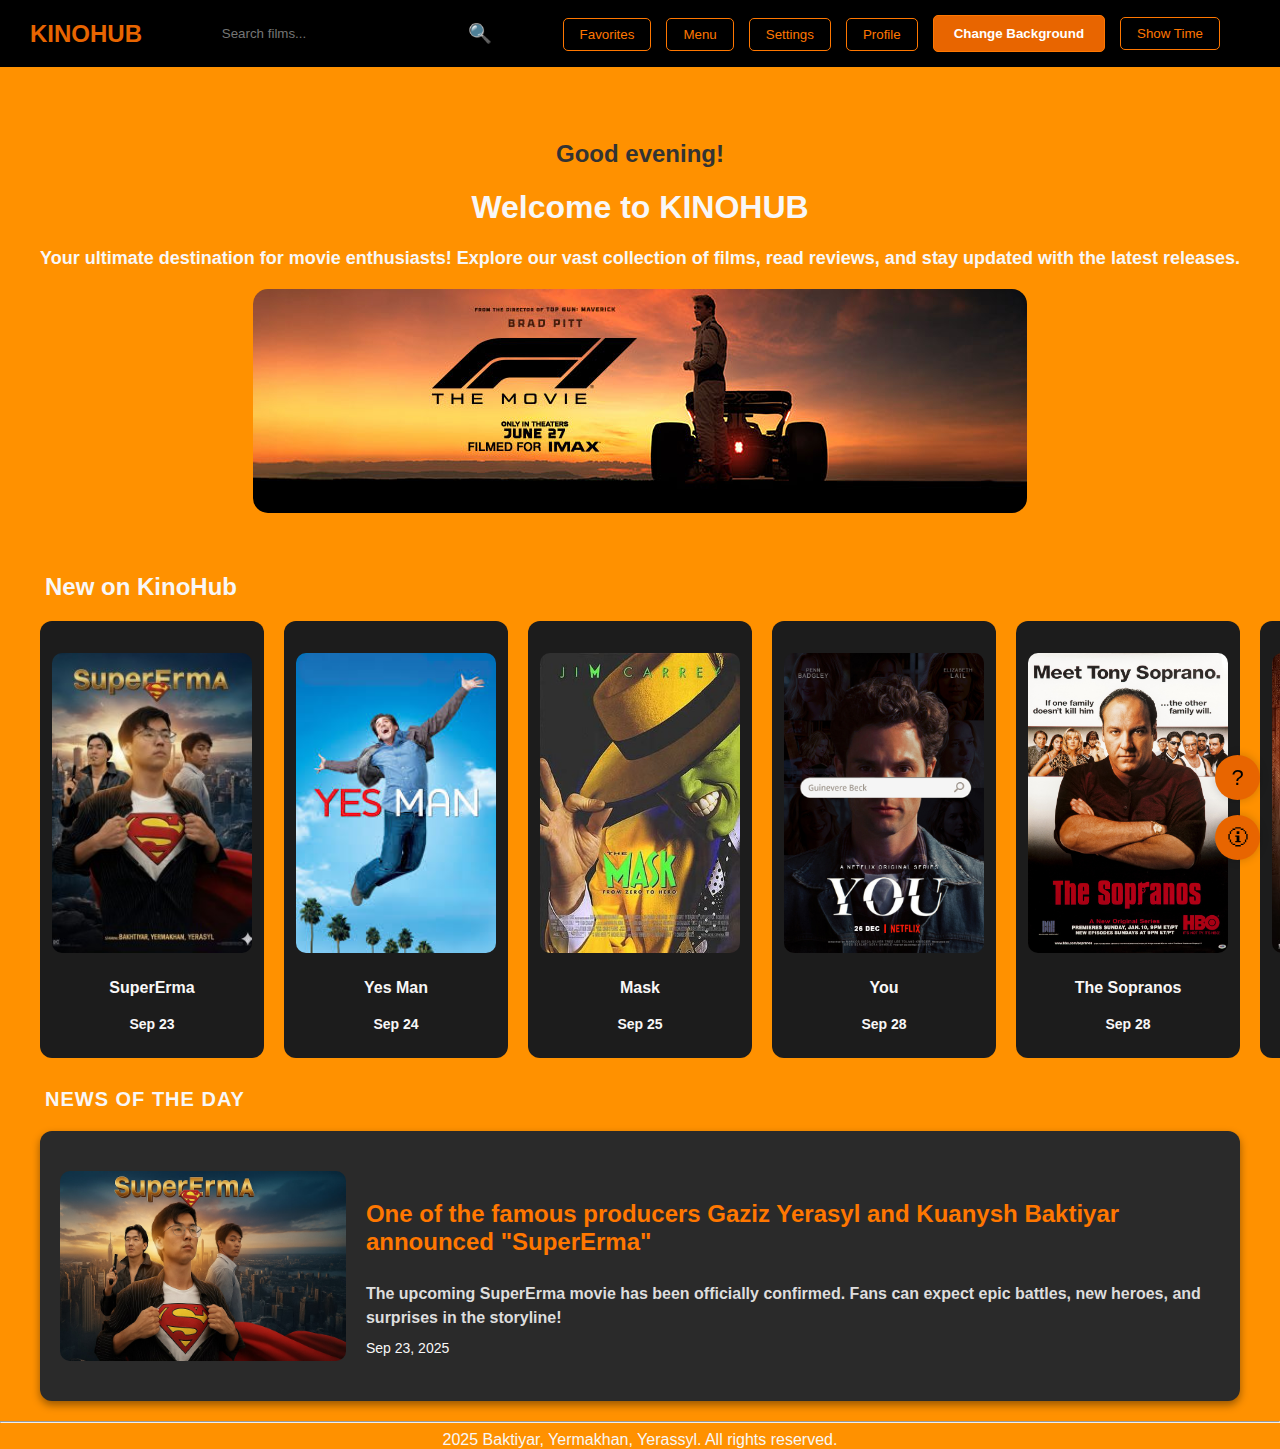
<file: src/Main/index.html>
<!DOCTYPE html>
<html lang="en" xmlns="http://www.w3.org/1999/html">
<head>
    <link rel="stylesheet" href="styleOfMainPage.css">
    <link rel="preconnect" href="https://fonts.googleapis.com">
    <link rel="preconnect" href="https://fonts.gstatic.com" crossorigin>
    <link href="https://fonts.googleapis.com/css2?family=Montserrat:ital,wght@0,100..900;1,100..900&display=swap" rel="stylesheet">
</head>
<body>

<div class="top-bar">
  <span class="site-name"><a href="index.html">KINOHUB</a></span>
  <form class="search-form" action="/search" method="get">
    <input type="search" name="query" placeholder="Search films...">
    <button type="submit">&#x1F50D;</button>
  </form>
  <div class="nav-buttons">
    <a href="../favorite/kinohubfav.html"><button>Favorites</button></a>
    <a href="index.html"><button>Menu</button></a>
    <a href="../Settings/a4p1t1.html"><button>Settings</button></a>
    <a href="../Profile/moviehub.html"><button>Profile</button></a>
    <button id="changeColorBtn">Change Background</button>
    <button id="showTimeBtn" tabindex="0">Show Time</button>
  </div>
  <div id="currentTimeDisplay"></div>
</div>
<div class="content">
    <div id="greeting"></div>
    <h1>Welcome to KINOHUB</h1>
    <p>Your ultimate destination for movie enthusiasts! Explore our vast collection of films, read reviews, and stay updated with the latest releases.</p>
    <img src="main1.jpg" alt="Movie Reel">
</div>
<section class="movie-section">
    <h2 style="margin-left: 45px"> New on KinoHub</h2>
    <div class="movie-list">
        <div class="movie-card">
            <a href="../Actor/superErma.html"><img src="poster1.jpg" alt="Movie Poster"></a>
            <p class="title">SuperErma</p>
            <p class="date">Sep 23</p>
        </div>

        <div class="movie-card">
            <img src="poster2.jpeg" alt="Movie Poster">
            <p class="title">Yes Man</p>
            <p class="date">Sep 24</p>
        </div>

        <div class="movie-card">
            <img src="poster3.jpg" alt="Movie Poster">
            <p class="title">Mask</p>
            <p class="date">Sep 25</p>
        </div>

        <div class="movie-card">
            <img src="poster4.jpg" alt="Movie Poster">
            <p class="title">You</p>
            <p class="date">Sep 28</p>
        </div>

        <div class="movie-card">
            <img src="poster5.jpg" alt="Movie Poster">
            <p class="title">The Sopranos</p>
            <p class="date">Sep 28</p>
        </div>

        <div class="movie-card">
            <img src="poster6.jpg" alt="Movie Poster">
            <p class="title">Jumanji</p>
            <p class="date">Sep 29</p>
        </div>
    </div>
</section>
<h2 class="section-title" style="margin-left: 45px" >NEWS OF THE DAY</h2>

<div class="news-card">
    <a href="../Actor/superErma.html"><img src="news.jpg" alt="News of the Day"></a>
    <div class="news-content">
        <h3>One of the famous producers <a href="../Producer/producer.html" class="site-name">Gaziz Yerasyl</a> and <a href="../Bakosh/bakosh.html" class="site-name">Kuanysh Baktiyar</a> announced "SuperErma"</h3>
        <p>The upcoming SuperErma movie has been officially confirmed. Fans can expect epic battles, new heroes, and surprises in the storyline!</p>
        <span class="date">Sep 23, 2025</span>
    </div>
</div>

<hr>
<footer>
    <center><font size="3">2025 Baktiyar, Yermakhan, Yerassyl. All rights reserved.</font></center>
</footer>

<div class="top-icons">
  <div class="faq-button" id="faqButton">?</div>
  <div class="contact-button" id="contactButton">&#128712</div>
</div>

<div class="faq-popup" id="faqPopup">
  <div class="faq-content">
    <span class="close-faq" id="closeFaq">&times;</span>
    <h2>Frequently Asked Questions</h2>

    <div class="faq-item">
      <button class="faq-question">What is KinoHub?</button>
      <div class="faq-answer">
        <p>KinoHub is a platform where you can discover new movies, read reviews, and stay updated on the latest releases.</p>
      </div>
    </div>

    <div class="faq-item">
      <button class="faq-question">Do I need an account to use KinoHub?</button>
      <div class="faq-answer">
        <p>No, you can browse content without an account. However, creating one allows you to save favorites and write reviews.</p>
      </div>
    </div>

    <div class="faq-item">
      <button class="faq-question">How often are movies updated?</button>
      <div class="faq-answer">
        <p>Our database is updated weekly to keep you informed about the latest films and upcoming releases.</p>
      </div>
    </div>
  </div>
</div>
<div id="contactPopup" class="popup">
  <div class="popup-content">
    <span class="close" id="closeContact">&times;</span>
    <h2 style="color: #111111">Contact Us</h2>
    <form id="contactForm">
      <label for="contactName">Name:</label>
      <input type="text" id="contactName" placeholder="Enter your name" required>

      <label for="contactEmail">Email:</label>
      <input type="email" id="contactEmail" placeholder="Enter your email" required>

      <label for="message">Message:</label>
      <textarea id="message" rows="4" placeholder="Your message..." required></textarea>

      <button type="submit" class="submit-btn">Send</button>
    </form>
    <div id="feedbackMessage"></div>
  </div>
</div>

<script src="../java/FAQ.js"></script>
<script src="../java/contact.js"></script>
<script src="../java/partOfAsik6.js"></script>

</body>
</html>
</file>
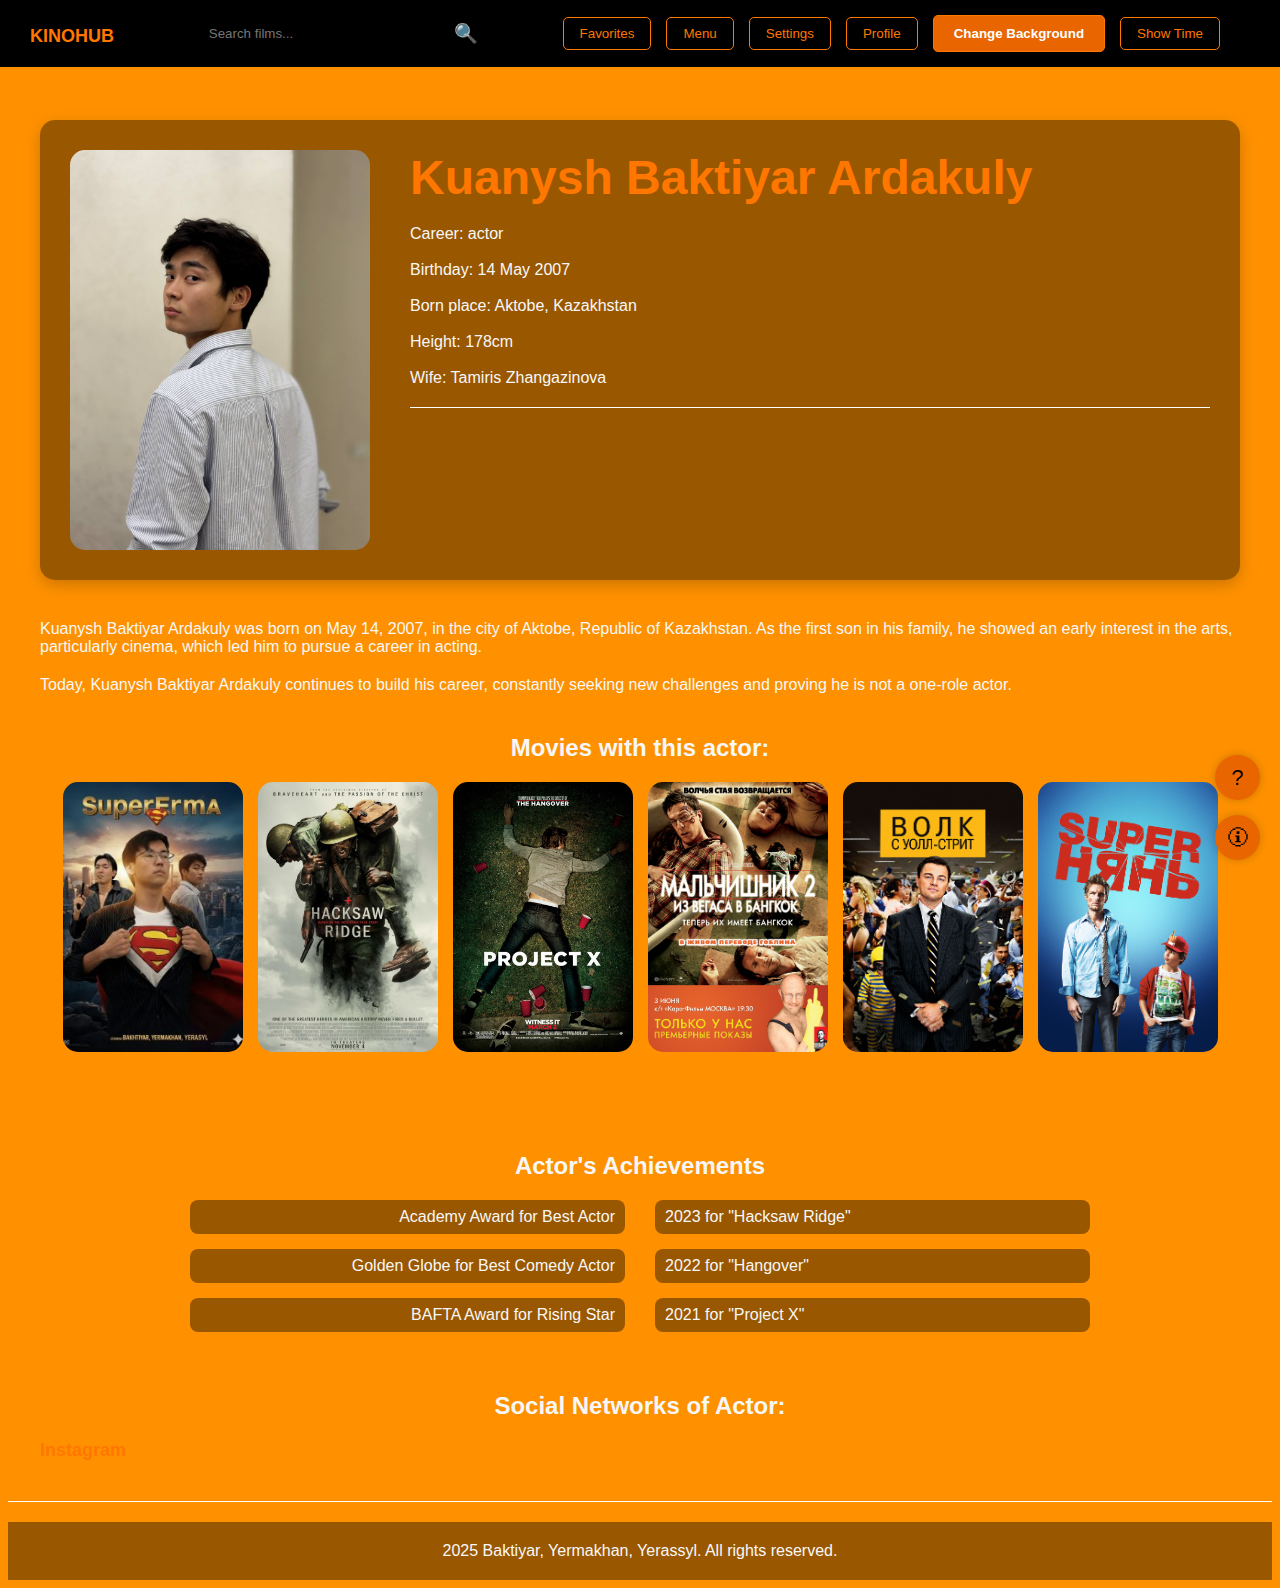
<file: src/Bakosh/bakosh.html>
<!DOCTYPE html>
<html lang="en">
<head>
    <meta charset="UTF-8">
    <meta name="viewport" content="width=device-width, initial-scale=1.0">
    <title>Kinohub - about actor</title>
    <link rel="stylesheet" href="bakosh.css">
    <link rel="preconnect" href="https://fonts.googleapis.com">
    <link rel="preconnect" href="https://fonts.gstatic.com" crossorigin>
    <link href="https://fonts.googleapis.com/css2?family=Montserrat:ital,wght@0,100..900;1,100..900&display=swap" rel="stylesheet">
</head>
<body>

<div class="top-bar">
  <span class="site-name"><a href="index.html">KINOHUB</a></span>
  <form class="search-form" action="/search" method="get">
    <input type="search" name="query" placeholder="Search films...">
    <button type="submit">&#x1F50D;</button>
  </form>
  <div class="nav-buttons">
    <a href="../favorite/kinohubfav.html"><button>Favorites</button></a>
    <a href="../Main/index.html"><button>Menu</button></a>
    <a href="../Settings/a4p1t1.html"><button>Settings</button></a>
    <a href="../Profile/moviehub.html"><button>Profile</button></a>
    <button id="changeColorBtn">Change Background</button>
    <button id="showTimeBtn" tabindex="0">Show Time</button>
  </div>
  <div id="currentTimeDisplay"></div>
</div>
<div class="content">
    <div class="container">
        <img src = "bakosh.jpg" width = "300px" height="400px">
        <div class="text">
            <h1>Kuanysh Baktiyar Ardakuly</h1>
            <p>
                Career: actor<br>
                <br>
                Birthday: 14 May 2007<br>
                <br>
                Born place: Aktobe, Kazakhstan<br>
                <br>
                Height: 178cm<br>
                <br>
                Wife: Tamiris Zhangazinova
            </p>
            <hr>
        </div>
    </div>
    <p>
        Kuanysh Baktiyar Ardakuly was born on May 14, 2007, in the city of Aktobe, Republic of Kazakhstan. As the first son in his family, he showed an early interest in the arts, particularly cinema, which led him to pursue a career in acting.
    </p>
    <p>
        Today, Kuanysh Baktiyar Ardakuly continues to build his career, constantly seeking new challenges and proving he is not a one-role actor.
    </p>

    <h3>
        Movies with this actor:
    </h3>

    <div class="films">
        <img src = "732071450_photo_1758172750378.jpg">
        <img src = "hacksawridgepic.jpg">
        <img src = "project_x-p630878.jpg">
        <img src = "o_01_20.jpg">
        <img src = "цщдлыцфддыекууе.jpg">
        <img src = "супернянь.jpg">
    </div>
    <div class="achievements">
        <h3>Actor's Achievements</h3>

        <div class="achievements-grid">

            <div class="achievement-award">
                <p>Academy Award for Best Actor</p>
            </div>
            <div class="achievement-details">
                <p>2023 for "Hacksaw Ridge"</p>
            </div>

            <div class="achievement-award">
                <p>Golden Globe for Best Comedy Actor</p>
            </div>
            <div class="achievement-details">
                <p>2022 for "Hangover"</p>
            </div>

            <div class="achievement-award">
                <p>BAFTA Award for Rising Star</p>
            </div>
            <div class="achievement-details">
                <p>2021 for "Project X"</p>
            </div>

        </div>
    </div>
    <h3>Social Networks of Actor:</h3>
    <a href="https://www.instagram.com/thebakosh" target="_blank" style="color:rgb(255, 119, 0)">
        Instagram
    </a>
</div>
<hr>
<footer>
    <center><font size="3">2025 Baktiyar, Yermakhan, Yerassyl. All rights reserved.</font></center>
</footer>

<div class="top-icons">
  <div class="faq-button" id="faqButton">?</div>
  <div class="contact-button" id="contactButton">&#128712</div>
</div>

<div class="faq-popup" id="faqPopup">
  <div class="faq-content">
    <span class="close-faq" id="closeFaq">&times;</span>
    <h2>Frequently Asked Questions</h2>

    <div class="faq-item">
      <button class="faq-question">What is KinoHub?</button>
      <div class="faq-answer">
        <p>KinoHub is a platform where you can discover new movies, read reviews, and stay updated on the latest releases.</p>
      </div>
    </div>

    <div class="faq-item">
      <button class="faq-question">Do I need an account to use KinoHub?</button>
      <div class="faq-answer">
        <p>No, you can browse content without an account. However, creating one allows you to save favorites and write reviews.</p>
      </div>
    </div>

    <div class="faq-item">
      <button class="faq-question">How often are movies updated?</button>
      <div class="faq-answer">
        <p>Our database is updated weekly to keep you informed about the latest films and upcoming releases.</p>
      </div>
    </div>
  </div>
</div>


<div id="contactPopup" class="popup">
  <div class="popup-content">
    <span class="close" id="closeContact">&times;</span>
    <h2 style="color: #111111">Contact Us</h2>
    <form id="contactForm">
      <label for="contactName">Name:</label>
      <input type="text" id="contactName" placeholder="Enter your name" required>

      <label for="contactEmail">Email:</label>
      <input type="email" id="contactEmail" placeholder="Enter your email" required>

      <label for="message">Message:</label>
      <textarea id="message" rows="4" placeholder="Your message..." required></textarea>

      <button type="submit" class="submit-btn">Send</button>
    </form>
    <div id="feedbackMessage"></div>
  </div>
</div>

<script src="../java/FAQ.js"></script>
<script src="../java/contact.js"></script>
<script src="../java/partOfAsik6.js"></script>

</body>
</html>
</file>
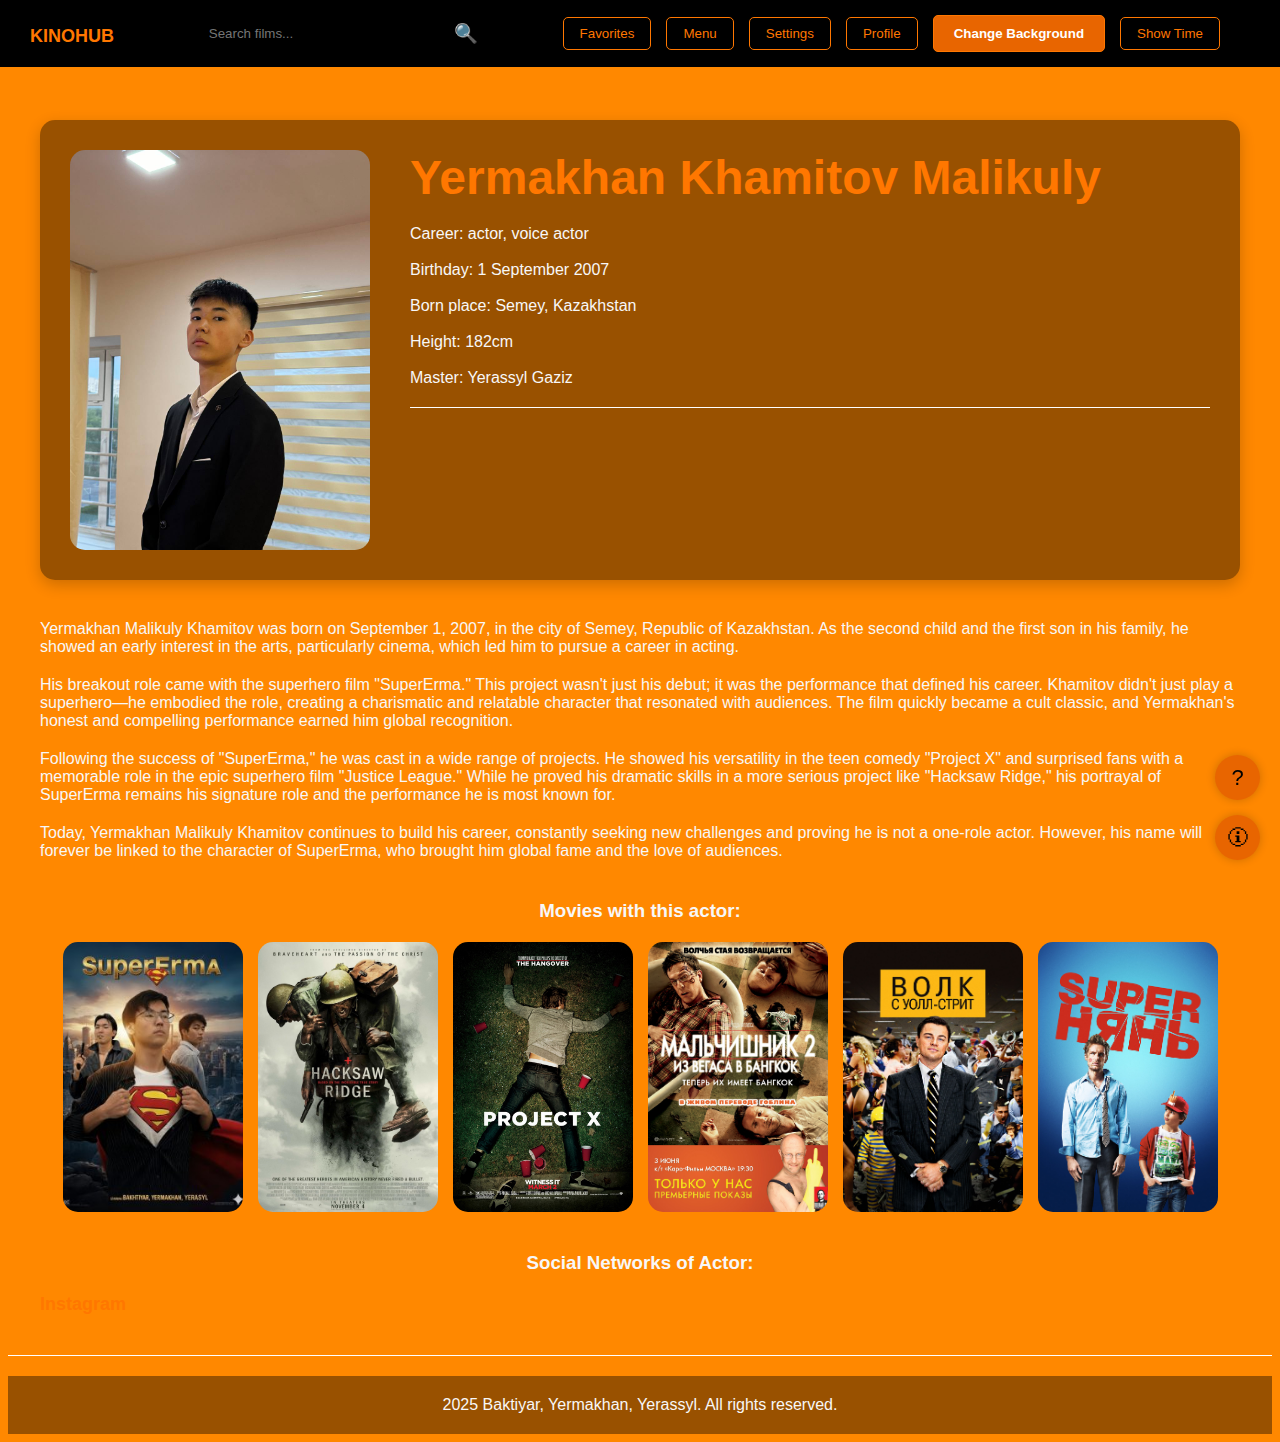
<file: src/Erma/kinohub.html>
<!DOCTYPE html>
<html lang="en">
<head>
    <meta charset="UTF-8">
    <meta name="viewport" content="width=device-width, initial-scale=1.0">
    <title>Kinohub - about actor</title>
    <link rel="stylesheet" href="styleactorpage.css">
    <link rel="preconnect" href="https://fonts.googleapis.com">
<link rel="preconnect" href="https://fonts.gstatic.com" crossorigin>
<link href="https://fonts.googleapis.com/css2?family=Montserrat:ital,wght@0,100..900;1,100..900&display=swap" rel="stylesheet">
</head>
<body>

<div class="top-bar">
  <span class="site-name"><a href="index.html">KINOHUB</a></span>
  <form class="search-form" action="/search" method="get">
    <input type="search" name="query" placeholder="Search films...">
    <button type="submit">&#x1F50D;</button>
  </form>
  <div class="nav-buttons">
    <a href="../favorite/kinohubfav.html"><button>Favorites</button></a>
    <a href="../Main/index.html"><button>Menu</button></a>
    <a href="../Settings/a4p1t1.html"><button>Settings</button></a>
    <a href="../Profile/moviehub.html"><button>Profile</button></a>
    <button id="changeColorBtn">Change Background</button>
    <button id="showTimeBtn" tabindex="0">Show Time</button>
  </div>
  <div id="currentTimeDisplay"></div>
</div>
<div class="content">
    <div class="container">
        <img src = "5355231169484030134.jpg" width = "300px" height="400px">
        <div class="text">
    <h1>Yermakhan Khamitov Malikuly</h1>
    <p>
        Career: actor, voice actor<br>
        <br>
        Birthday: 1 September 2007<br>
        <br>
        Born place: Semey, Kazakhstan<br>
        <br>
        Height: 182cm<br>
        <br>
        Master: Yerassyl Gaziz
    </p>
    <hr>
</div>
    </div>
    <p>
        Yermakhan Malikuly Khamitov was born on September 1, 2007, in the city of Semey, Republic of Kazakhstan. As the second child and the first son in his family, he showed an early interest in the arts, particularly cinema, which led him to pursue a career in acting.
    </p>

<p>His breakout role came with the superhero film "SuperErma." This project wasn't just his debut; it was the performance that defined his career. Khamitov didn't just play a superhero—he embodied the role, creating a charismatic and relatable character that resonated with audiences. The film quickly became a cult classic, and Yermakhan's honest and compelling performance earned him global recognition.</p>

<p>
    Following the success of "SuperErma," he was cast in a wide range of projects. He showed his versatility in the teen comedy "Project X" and surprised fans with a memorable role in the epic superhero film "Justice League." While he proved his dramatic skills in a more serious project like "Hacksaw Ridge," his portrayal of SuperErma remains his signature role and the performance he is most known for.
</p>

<p>
    Today, Yermakhan Malikuly Khamitov continues to build his career, constantly seeking new challenges and proving he is not a one-role actor. However, his name will forever be linked to the character of SuperErma, who brought him global fame and the love of audiences.
</p>
<h3>
    Movies with this actor:
</h3>
<div class="films">
    <img src = "732071450_photo_1758172750378.jpg">
    <img src = "hacksawridgepic.jpg">
    <img src = "project_x-p630878.jpg">
    <img src = "o_01_20.jpg">
    <img src = "цщдлыцфддыекууе.jpg">
    <img src = "супернянь.jpg">
</div>
<h3>Social Networks of Actor:</h3>
<a href="https://www.instagram.com/eastopia_?igsh=aHFibDA1ZzRzdWRj&utm_source=qr" target="_blank" style="color:rgb(255, 119, 0)">
Instagram
</a>
</div>
<hr>
<footer>
    <center><font size="3">2025 Baktiyar, Yermakhan, Yerassyl. All rights reserved.</font></center>
</footer>

<div class="top-icons">
  <div class="faq-button" id="faqButton">?</div>
  <div class="contact-button" id="contactButton">&#128712</div>
</div>

<div class="faq-popup" id="faqPopup">
  <div class="faq-content">
    <span class="close-faq" id="closeFaq">&times;</span>
    <h2>Frequently Asked Questions</h2>

    <div class="faq-item">
      <button class="faq-question">What is KinoHub?</button>
      <div class="faq-answer">
        <p>KinoHub is a platform where you can discover new movies, read reviews, and stay updated on the latest releases.</p>
      </div>
    </div>

    <div class="faq-item">
      <button class="faq-question">Do I need an account to use KinoHub?</button>
      <div class="faq-answer">
        <p>No, you can browse content without an account. However, creating one allows you to save favorites and write reviews.</p>
      </div>
    </div>

    <div class="faq-item">
      <button class="faq-question">How often are movies updated?</button>
      <div class="faq-answer">
        <p>Our database is updated weekly to keep you informed about the latest films and upcoming releases.</p>
      </div>
    </div>
  </div>
</div>


<div id="contactPopup" class="popup">
  <div class="popup-content">
    <span class="close" id="closeContact">&times;</span>
    <h2 style="color: #111111">Contact Us</h2>
    <form id="contactForm">
      <label for="contactName">Name:</label>
      <input type="text" id="contactName" placeholder="Enter your name" required>

      <label for="contactEmail">Email:</label>
      <input type="email" id="contactEmail" placeholder="Enter your email" required>

      <label for="message">Message:</label>
      <textarea id="message" rows="4" placeholder="Your message..." required></textarea>

      <button type="submit" class="submit-btn">Send</button>
    </form>
    <div id="feedbackMessage"></div>
  </div>
</div>

<script src="../java/FAQ.js"></script>
<script src="../java/contact.js"></script>
<script src="../java/partOfAsik6.js"></script>
</body>
</html>
</file>
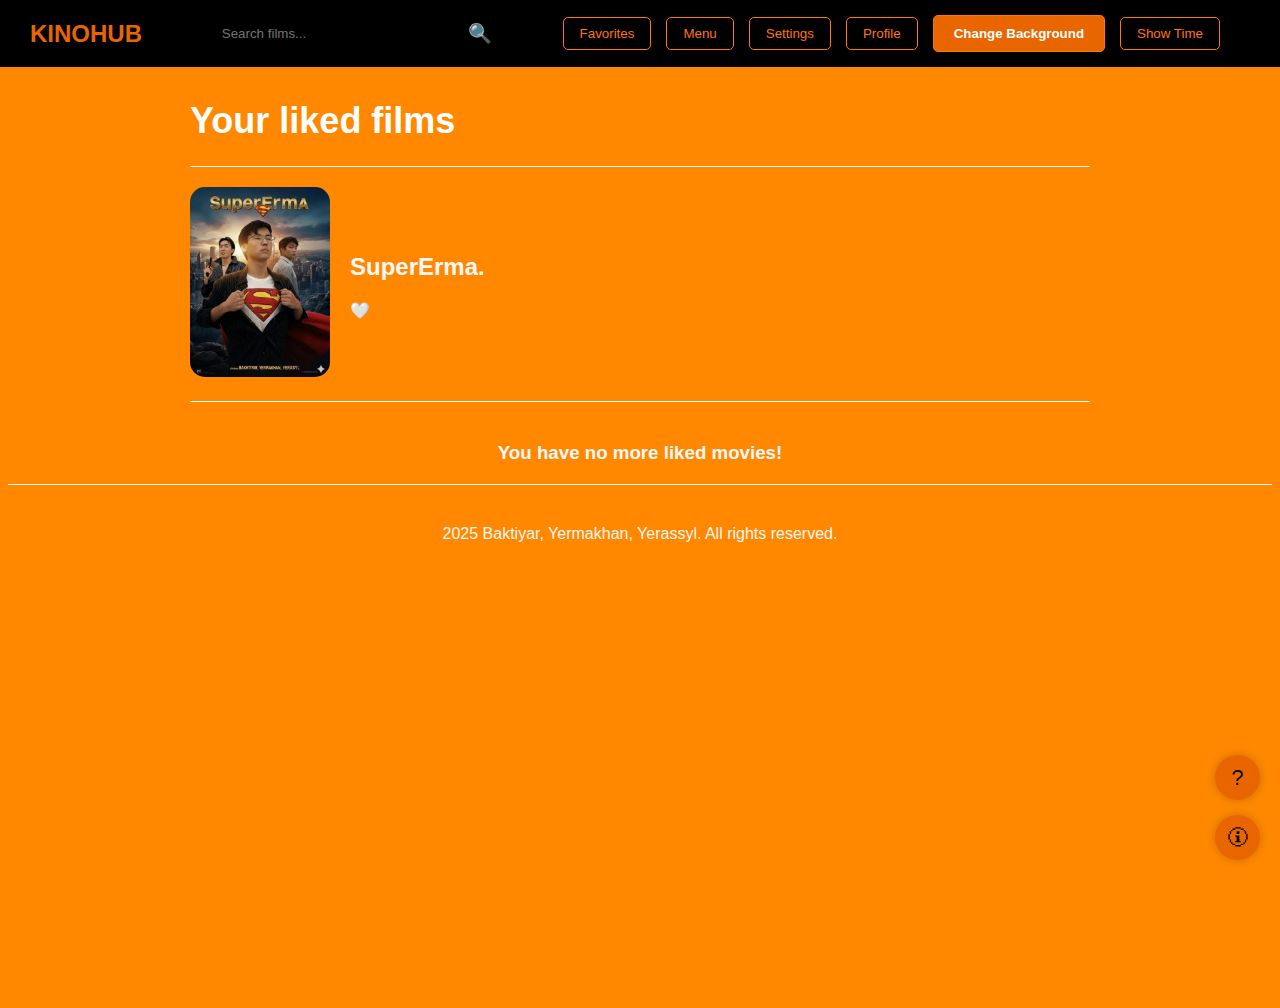
<file: src/favorite/kinohubfav.html>
<!DOCTYPE html>
<html lang="en">
<head>
    <meta charset="UTF-8">
    <meta name="viewport" content="width=device-width, initial-scale=1.0">
    <title>Favorites</title>
    <link rel="stylesheet" href="stylefav.css">
    <link rel="preconnect" href="https://fonts.googleapis.com">
    <link rel="preconnect" href="https://fonts.gstatic.com" crossorigin>
    <link href="https://fonts.googleapis.com/css2?family=Montserrat:ital,wght@0,100..900;1,100..900&display=swap" rel="stylesheet">
</head>
<body>
<div class="top-bar">
  <span class="site-name"><a href="index.html">KINOHUB</a></span>
  <form class="search-form" action="/search" method="get">
    <input type="search" name="query" placeholder="Search films...">
    <button type="submit">&#x1F50D;</button>
  </form>
  <div class="nav-buttons">
    <a href="../favorite/kinohubfav.html"><button>Favorites</button></a>
    <a href="../Main/index.html"><button>Menu</button></a>
    <a href="../Settings/a4p1t1.html"><button>Settings</button></a>
    <a href="../Profile/moviehub.html"><button>Profile</button></a>
    <button id="changeColorBtn">Change Background</button>
    <button id="showTimeBtn" tabindex="0">Show Time</button>
  </div>
  <div id="currentTimeDisplay"></div>
</div>
    <div class="content">
        <div class="container">
            <h1>Your liked films</h1>
            <hr>
            <div class="film-item">
                <a href="../Actor/superErma.html"><img src="732071450_photo_1758172750378.jpg" class="filmage"></a>
                <div class="film-text">
                    <h2>SuperErma.</h2>
                    <p>
                      🤍
                    </p>
                </div>
            </div>
            <hr>
        </div>
        <h3>You have no more liked movies!</h3>
    </div>
    <hr>
    <footer>
    <center><font size="3">2025 Baktiyar, Yermakhan, Yerassyl. All rights reserved.</font></center>
</footer>

    <div class="top-icons">
      <div class="faq-button" id="faqButton">?</div>
      <div class="contact-button" id="contactButton">&#128712</div>
    </div>

    <div class="faq-popup" id="faqPopup">
      <div class="faq-content">
        <span class="close-faq" id="closeFaq">&times;</span>
        <h2>Frequently Asked Questions</h2>

        <div class="faq-item">
          <button class="faq-question">What is KinoHub?</button>
          <div class="faq-answer">
            <p>KinoHub is a platform where you can discover new movies, read reviews, and stay updated on the latest releases.</p>
          </div>
        </div>

        <div class="faq-item">
          <button class="faq-question">Do I need an account to use KinoHub?</button>
          <div class="faq-answer">
            <p>No, you can browse content without an account. However, creating one allows you to save favorites and write reviews.</p>
          </div>
        </div>

        <div class="faq-item">
          <button class="faq-question">How often are movies updated?</button>
          <div class="faq-answer">
            <p>Our database is updated weekly to keep you informed about the latest films and upcoming releases.</p>
          </div>
        </div>
      </div>
    </div>

<div id="contactPopup" class="popup">
  <div class="popup-content">
    <span class="close" id="closeContact">&times;</span>
    <h2 style="color: #111111">Contact Us</h2>
    <form id="contactForm">
      <label for="contactName">Name:</label>
      <input type="text" id="contactName" placeholder="Enter your name" required>

      <label for="contactEmail">Email:</label>
      <input type="email" id="contactEmail" placeholder="Enter your email" required>

      <label for="message">Message:</label>
      <textarea id="message" rows="4" placeholder="Your message..." required></textarea>

      <button type="submit" class="submit-btn">Send</button>
    </form>
    <div id="feedbackMessage"></div>
  </div>
</div>

    <script src="../java/FAQ.js"></script>
    <script src="../java/contact.js"></script>
    <script src="../java/partOfAsik6.js"></script>
</body>
</html>
</file>
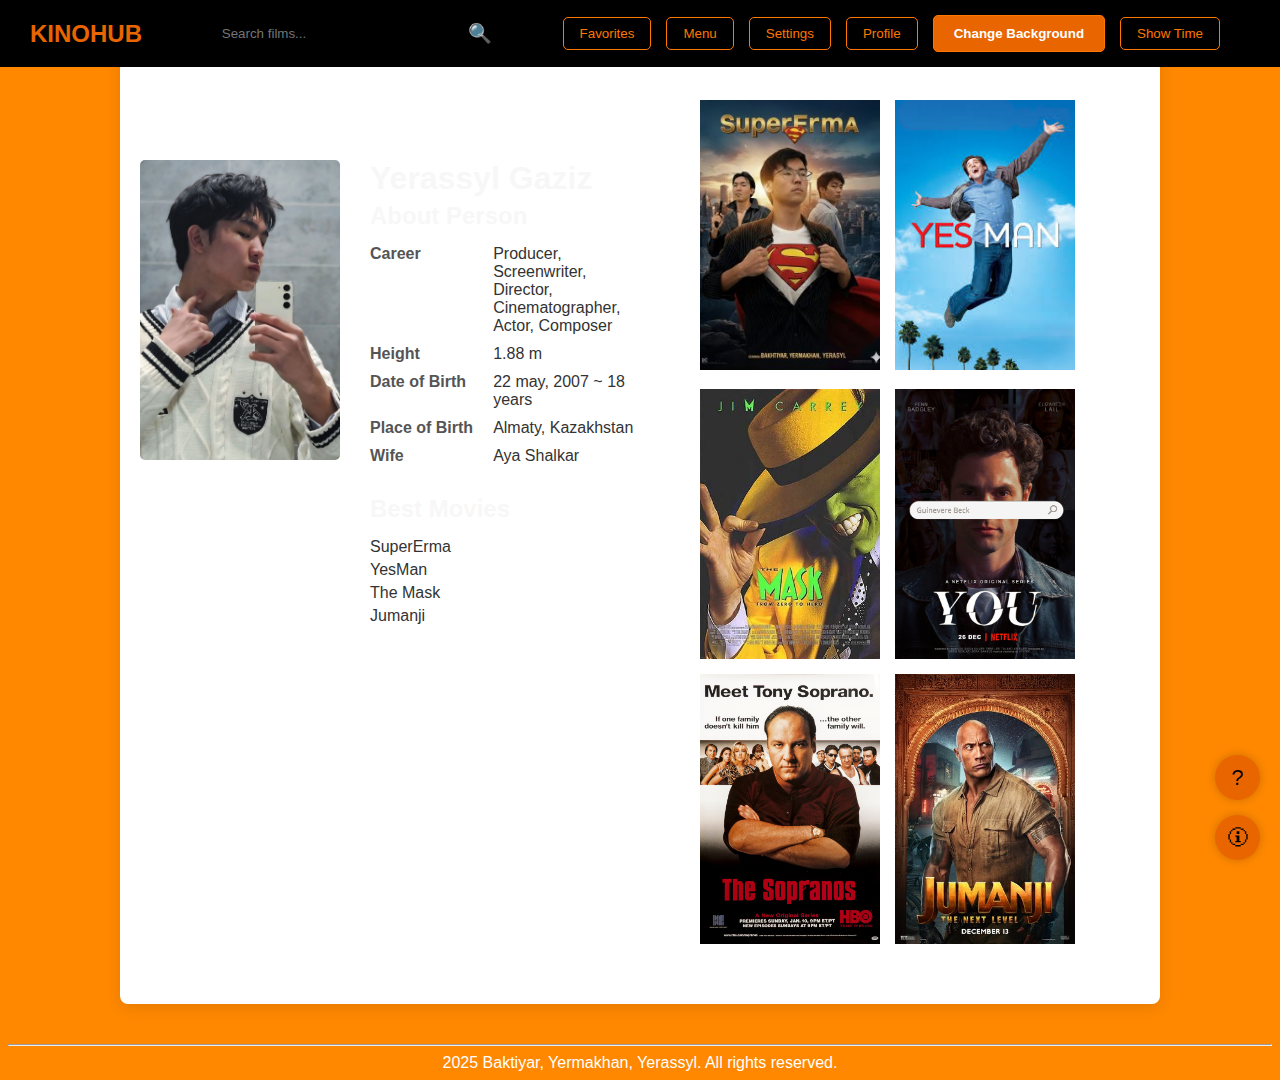
<file: src/Producer/producer.html>
<!DOCTYPE html>
<html lang="en">
<head>
    <meta charset="UTF-8">
    <title>producer</title>
    <link rel="stylesheet" href="style.css">
</head>
<body>
<div class="top-bar">
  <span class="site-name"><a href="index.html">KINOHUB</a></span>
  <form class="search-form" action="/search" method="get">
    <input type="search" name="query" placeholder="Search films...">
    <button type="submit">&#x1F50D;</button>
  </form>
  <div class="nav-buttons">
    <a href="../favorite/kinohubfav.html"><button>Favorites</button></a>
    <a href="../Main/index.html"><button>Menu</button></a>
    <a href="../Settings/a4p1t1.html"><button>Settings</button></a>
    <a href="../Profile/moviehub.html"><button>Profile</button></a>
    <button id="changeColorBtn">Change Background</button>
    <button id="showTimeBtn" tabindex="0">Show Time</button>
  </div>
  <div id="currentTimeDisplay"></div>
</div>
<div id="main">

    <div class="profile-container">
        <div class="profile-left-column">
            <img src="Producer.jpg" class="profile-pic">
        </div>

        <div class="profile-right-column">
            <h1 class="main-title">Yerassyl Gaziz</h1>

            <h2 class="section-title">About Person</h2>
            <div class="details-grid">
                <div class="detail-label">Career</div>
                <div class="detail-value">Producer, Screenwriter, Director, Cinematographer, Actor, Composer</div>
                <div class="detail-label">Height</div>
                <div class="detail-value">1.88 m</div>
                <div class="detail-label">Date of Birth</div>
                <div class="detail-value">22 may, 2007 ~ 18 years</div>
                <div class="detail-label">Place of Birth</div>
                <div class="detail-value">Almaty, Kazakhstan</div>
                <div class="detail-label">Wife</div>
                <div class="detail-value">Aya Shalkar</div>
            </div>

            <div class="films-section">
                <h2 class="section-title">Best Movies</h2>
                <ul class="film-list">
                    <li>SuperErma</li>
                    <li>YesMan</li>
                    <li>The Mask</li>
                    <li>Jumanji</li>
                </ul>
            </div>

        </div>
        <div class="films">
            <a href="../Actor/superErma.html"><img src="poster1.jpg"></a>
            <img src="poster2.jpeg">
            <img src="poster3.jpg">
            <img src="poster4.jpg">
            <img src="poster5.jpg">
            <img src="poster6.jpg">
        </div>
    </div>



</div>

<div class="top-icons">
  <div class="faq-button" id="faqButton">?</div>
  <div class="contact-button" id="contactButton">&#128712</div>
</div>

<div class="faq-popup" id="faqPopup">
  <div class="faq-content">
    <span class="close-faq" id="closeFaq">&times;</span>
    <h2>Frequently Asked Questions</h2>

    <div class="faq-item">
      <button class="faq-question">What is KinoHub?</button>
      <div class="faq-answer">
        <p>KinoHub is a platform where you can discover new movies, read reviews, and stay updated on the latest releases.</p>
      </div>
    </div>

    <div class="faq-item">
      <button class="faq-question">Do I need an account to use KinoHub?</button>
      <div class="faq-answer">
        <p>No, you can browse content without an account. However, creating one allows you to save favorites and write reviews.</p>
      </div>
    </div>

    <div class="faq-item">
      <button class="faq-question">How often are movies updated?</button>
      <div class="faq-answer">
        <p>Our database is updated weekly to keep you informed about the latest films and upcoming releases.</p>
      </div>
    </div>
  </div>
</div>


<div id="contactPopup" class="popup">
  <div class="popup-content">
    <span class="close" id="closeContact">&times;</span>
    <h2 style="color: #111111">Contact Us</h2>
    <form id="contactForm">
      <label for="contactName">Name:</label>
      <input type="text" id="contactName" placeholder="Enter your name" required>

      <label for="contactEmail">Email:</label>
      <input type="email" id="contactEmail" placeholder="Enter your email" required>

      <label for="message">Message:</label>
      <textarea id="message" rows="4" placeholder="Your message..." required></textarea>

      <button type="submit" class="submit-btn">Send</button>
    </form>
    <div id="feedbackMessage"></div>
  </div>
</div>

<script src="../java/FAQ.js"></script>
<script src="../java/contact.js"></script>
<script src="../java/partOfAsik6.js"></script>

</body>
<hr>
<footer>
    <center><font size="3" style="color: white">2025 Baktiyar, Yermakhan, Yerassyl. All rights reserved.</font></center>
</footer>
</html>
</file>
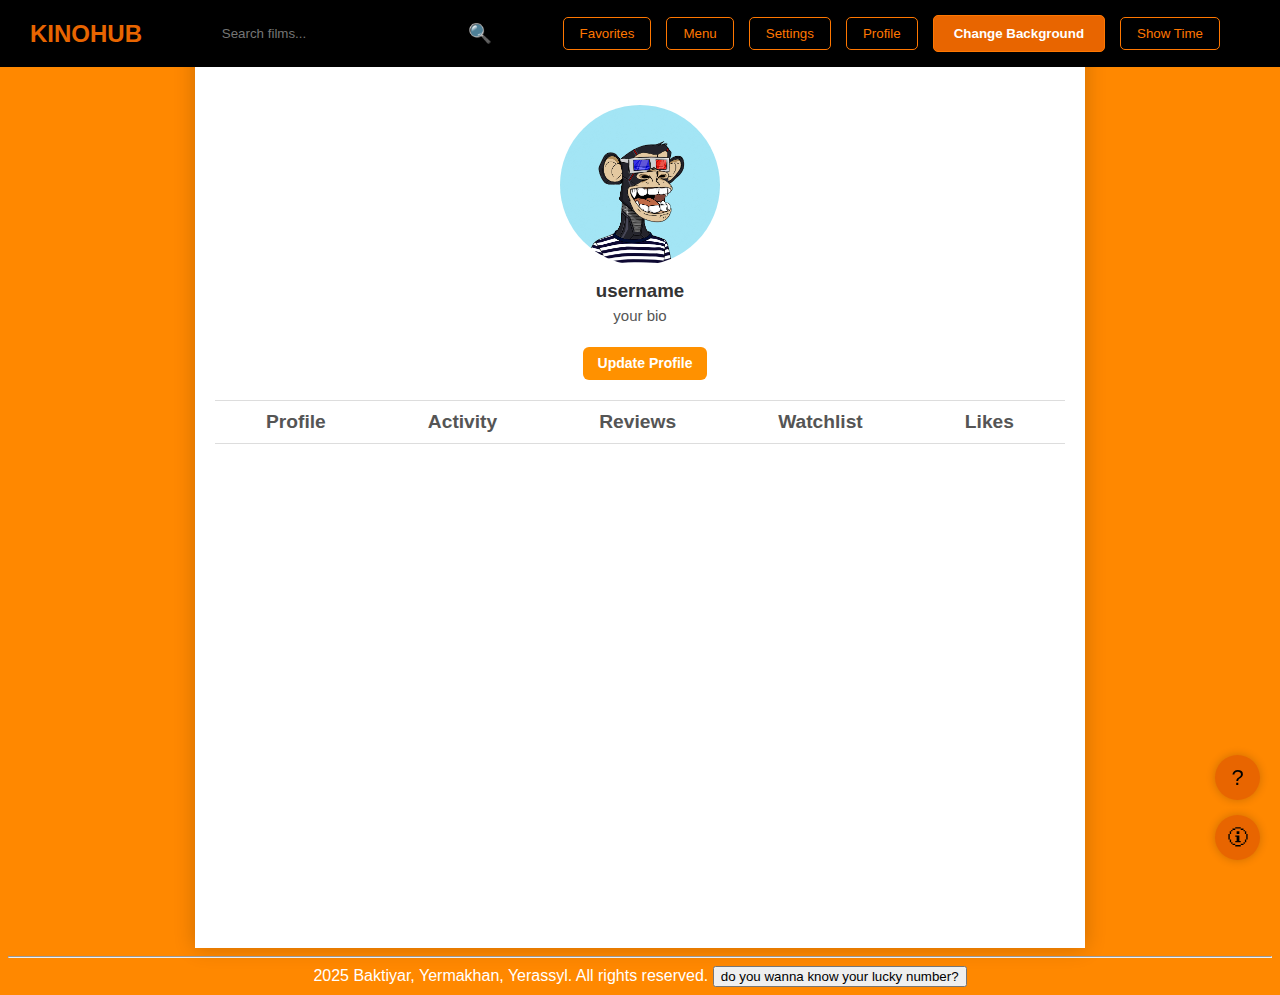
<file: src/Profile/moviehub.html>
<!DOCTYPE html>
<html lang="en">
<head>
    <meta charset="UTF-8">
    <title>kinohub</title>
    <link rel="stylesheet" href="style.css">
</head>
<body>
<div class="top-bar">
  <span class="site-name"><a href="index.html">KINOHUB</a></span>
  <form class="search-form" action="/search" method="get">
    <input type="search" name="query" placeholder="Search films...">
    <button type="submit">&#x1F50D;</button>
  </form>
  <div class="nav-buttons">
    <a href="../favorite/kinohubfav.html"><button>Favorites</button></a>
    <a href="../Main/index.html"><button>Menu</button></a>
    <a href="../Settings/a4p1t1.html"><button>Settings</button></a>
    <a href="../Profile/moviehub.html"><button>Profile</button></a>
    <button id="changeColorBtn">Change Background</button>
    <button id="showTimeBtn" tabindex="0">Show Time</button>
  </div>
  <div id="currentTimeDisplay"></div>
</div>
<div id="main">
  <div class="pfp">
    <img src="pfp.png" alt="Profile Picture" width="160" height="160">
  </div>

  <div class="username">
    <h3 id="displayName">username</h3>
    <p id="bioText">your bio</p>
    <button id="updateProfile">Update Profile</button>
  </div>


<nav class="profile-nav">
    <ul>
        <li>Profile</li>
        <li>Activity</li>
        <li>Reviews</li>
        <li>Watchlist</li>
        <li>Likes</li>
    </ul>
</nav>
</div>

<div class="top-icons">
  <div class="faq-button" id="faqButton">?</div>
  <div class="contact-button" id="contactButton">&#128712</div>
</div>

<div class="faq-popup" id="faqPopup">
  <div class="faq-content">
    <span class="close-faq" id="closeFaq">&times;</span>
    <h2>Frequently Asked Questions</h2>

    <div class="faq-item">
      <button class="faq-question">What is KinoHub?</button>
      <div class="faq-answer">
        <p>KinoHub is a platform where you can discover new movies, read reviews, and stay updated on the latest releases.</p>
      </div>
    </div>

    <div class="faq-item">
      <button class="faq-question">Do I need an account to use KinoHub?</button>
      <div class="faq-answer">
        <p>No, you can browse content without an account. However, creating one allows you to save favorites and write reviews.</p>
      </div>
    </div>

    <div class="faq-item">
      <button class="faq-question">How often are movies updated?</button>
      <div class="faq-answer">
        <p>Our database is updated weekly to keep you informed about the latest films and upcoming releases.</p>
      </div>
    </div>
  </div>
</div>

<div id="contactPopup" class="popup">
  <div class="popup-content">
    <span class="close" id="closeContact">&times;</span>
    <h2 style="color: #111111">Contact Us</h2>
    <form id="contactForm">
      <label for="contactName">Name:</label>
      <input type="text" id="contactName" placeholder="Enter your name" required>

      <label for="contactEmail">Email:</label>
      <input type="email" id="contactEmail" placeholder="Enter your email" required>

      <label for="message">Message:</label>
      <textarea id="message" rows="4" placeholder="Your message..." required></textarea>

      <button type="submit" class="submit-btn">Send</button>
    </form>
    <div id="feedbackMessage"></div>
  </div>
</div>

<div id="luckyPopup" class="lucky-popup">
  <div class="lucky-content">
    <span class="close-lucky">&times;</span>
    <h2>Твоё удачное число:</h2>
    <p id="luckyNumberDisplay"></p>
  </div>
</div>
<script src="../java/FAQ.js"></script>
<script src="../java/contact.js"></script>
<script src="../java/profileUpdate.js"></script>
<script src="../java/partOfAsik6.js"></script>
</body>
<hr>
<footer>
  <center><font size="3" style="color: white">2025 Baktiyar, Yermakhan, Yerassyl. All rights reserved.</font>
  <button id="luckyBtn">do you wanna know your lucky number?</button></center>
  <div id="luckyNumber" class="lucky-number"></div>
  <script src="../java/lucky.js"></script>
</footer>
</html>
</file>
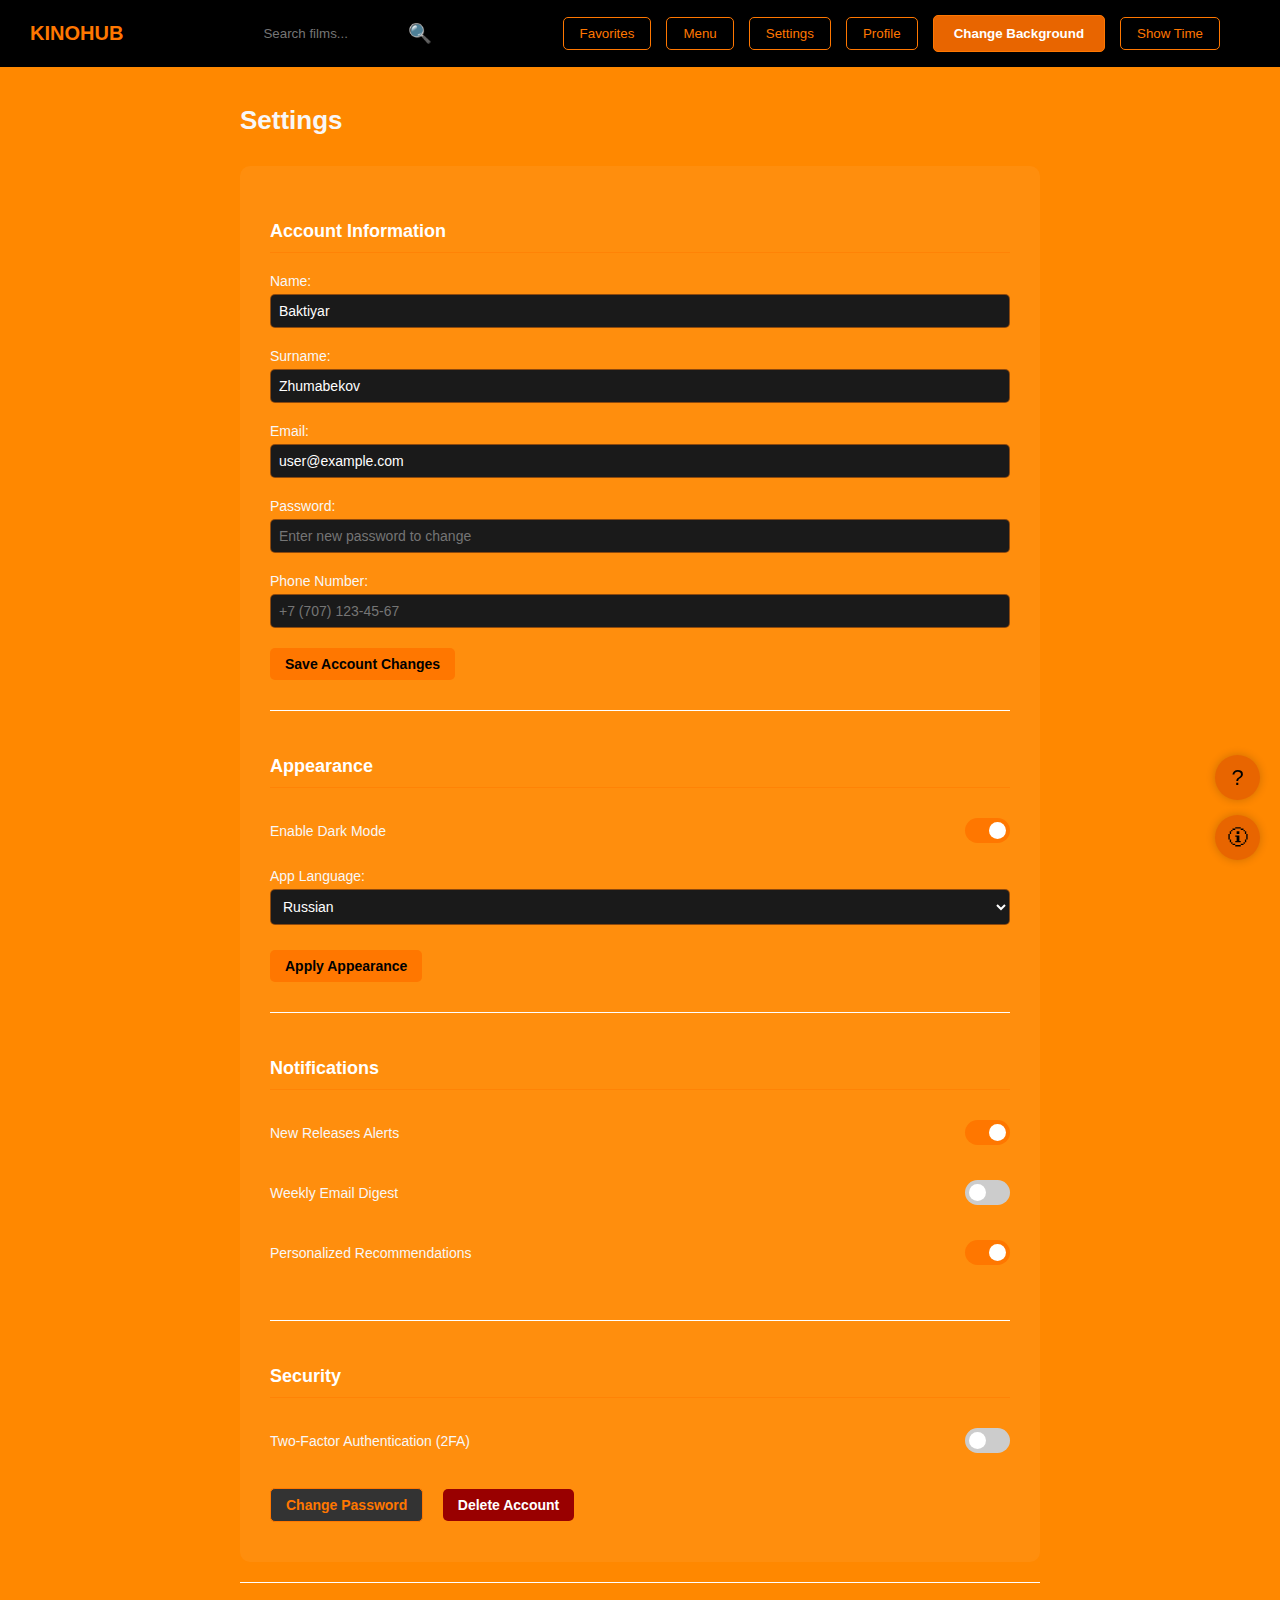
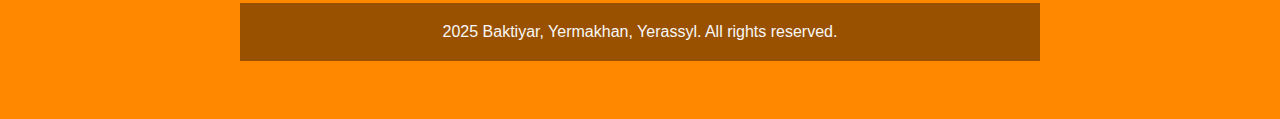
<file: src/Settings/a4p1t1.html>
<!DOCTYPE html>
<html lang="en">
<head>
    <meta charset="UTF-8">
    <meta name="viewport" content="width=device-width, initial-scale=1.0">
    <link rel="stylesheet" href="a4p1t1.css">
    <link rel="preconnect" href="https://fonts.googleapis.com">
    <link rel="preconnect" href="https://fonts.gstatic.com" crossorigin>
    <link href="https://fonts.googleapis.com/css2?family=Montserrat:ital,wght@0,100..900;1,100..900&display=swap" rel="stylesheet">
    <title>Settings</title>
</head>
<body>
<div class="top-bar">
  <span class="site-name"><a href="index.html">KINOHUB</a></span>
  <form class="search-form" action="/search" method="get">
    <input type="search" name="query" placeholder="Search films...">
    <button type="submit">&#x1F50D;</button>
  </form>
  <div class="nav-buttons">
    <a href="../favorite/kinohubfav.html"><button>Favorites</button></a>
    <a href="../Main/index.html"><button>Menu</button></a>
    <a href="../Settings/a4p1t1.html"><button>Settings</button></a>
    <a href="../Profile/moviehub.html"><button>Profile</button></a>
    <button id="changeColorBtn">Change Background</button>
    <button id="showTimeBtn" tabindex="0">Show Time</button>
  </div>
  <div id="currentTimeDisplay"></div>
</div>

    <div class="content">
        <h1>Settings</h1>
        <div class="settings-area">
 <section class="setting-section account-info">
 <h2>Account Information</h2>
                <form id="accountUpdateForm">
                    <div class="form-group">
                        <label for="name">Name:</label>
                        <input type="text" id="name" name="name" value="Baktiyar" required>
                        <div class="error-message" id="nameError"></div>
                    </div>
                    <div class="form-group">
                        <label for="surname">Surname:</label>
                        <input type="text" id="surname" name="surname" value="Zhumabekov" required>
                        <div class="error-message" id="surnameError"></div>
                    </div>
                    <div class="form-group">
                        <label for="email">Email:</label>
                        <input type="email" id="email" name="email" value="user@example.com" required>
                        <div class="error-message" id="emailError"></div>
                    </div>
                    <div class="form-group">
                        <label for="new-password">Password:</label>
                        <input type="password" id="new-password" name="new-password" placeholder="Enter new password to change">
                        <div class="error-message" id="passwordError"></div>
                    </div>
                    <div class="form-group">
                        <label for="phone">Phone Number:</label>
                        <input type="tel" id="phone" name="phone" placeholder="+7 (707) 123-45-67">
                        <div class="error-message" id="phoneError"></div>
                    </div>
                    <button type="submit" class="save-button">Save Account Changes</button>
                </form>
      </section>
            <hr>
      <section class="setting-section">
        <h2>Appearance</h2>
        <div class="setting-item">
          <label for="dark-mode">Enable Dark Mode</label>
          <label class="toggle-switch">
            <input type="checkbox" id="dark-mode" checked>
            <span class="slider"></span>
          </label>
        </div>
        <div class="form-group">
          <label for="language">App Language:</label>
          <select id="language">
            <option value="en">English</option>
            <option value="ru" selected>Russian</option>
            <option value="kz">Kazakh</option>
          </select>
        </div>
        <button class="save-button">Apply Appearance</button>
      </section>

      <hr>

      <section class="setting-section">
        <h2>Notifications</h2>
        <div class="setting-item">
          <label for="new-releases">New Releases Alerts</label>
          <label class="toggle-switch">
            <input type="checkbox" id="new-releases" checked>
            <span class="slider"></span>
          </label>
        </div>
        <div class="setting-item">
          <label for="weekly-digest">Weekly Email Digest</label>
          <label class="toggle-switch">
            <input type="checkbox" id="weekly-digest">
            <span class="slider"></span>
          </label>
        </div>
        <div class="setting-item">
          <label for="recommendations">Personalized Recommendations</label>
          <label class="toggle-switch">
            <input type="checkbox" id="recommendations" checked>
            <span class="slider"></span>
          </label>
        </div>
      </section>

      <hr>

      <section class="setting-section">
        <h2>Security</h2>
        <div class="setting-item">
          <label for="2fa">Two-Factor Authentication (2FA)</label>
          <label class="toggle-switch">
            <input type="checkbox" id="2fa">
            <span class="slider"></span>
          </label>
        </div>
        <button class="change-password-button">Change Password</button>
                <button class="delete-account-button">Delete Account</button>
            </section>
        </div>
<hr>
<footer>
     <center><font size="3">2025 Baktiyar, Yermakhan, Yerassyl. All rights reserved.</font></center>
</footer>
 <script src="validation.js"></script>
      <div class="top-icons">
        <div class="faq-button" id="faqButton">?</div>
        <div class="contact-button" id="contactButton">&#128712</div>
      </div>

      <div class="faq-popup" id="faqPopup">
        <div class="faq-content">
          <span class="close-faq" id="closeFaq">&times;</span>
          <h2>Frequently Asked Questions</h2>

          <div class="faq-item">
            <button class="faq-question">What is KinoHub?</button>
            <div class="faq-answer">
              <p>KinoHub is a platform where you can discover new movies, read reviews, and stay updated on the latest releases.</p>
            </div>
          </div>

          <div class="faq-item">
            <button class="faq-question">Do I need an account to use KinoHub?</button>
            <div class="faq-answer">
              <p>No, you can browse content without an account. However, creating one allows you to save favorites and write reviews.</p>
            </div>
          </div>

          <div class="faq-item">
            <button class="faq-question">How often are movies updated?</button>
            <div class="faq-answer">
              <p>Our database is updated weekly to keep you informed about the latest films and upcoming releases.</p>
            </div>
          </div>
        </div>
      </div>

      <div id="contactPopup" class="popup">
        <div class="popup-content">
          <span class="close" id="closeContact">&times;</span>
          <h2 style="color: #111111">Contact Us</h2>
          <form id="contactForm">
            <label for="contactName">Name:</label>
            <input type="text" id="contactName" placeholder="Enter your name" required>

            <label for="contactEmail">Email:</label>
            <input type="email" id="contactEmail" placeholder="Enter your email" required>

            <label for="message">Message:</label>
            <textarea id="message" rows="4" placeholder="Your message..." required></textarea>

            <button type="submit" class="submit-btn">Send</button>
          </form>
          <div id="feedbackMessage"></div>
        </div>
      </div>


      <script src="../java/FAQ.js"></script>
      <script src="../java/contact.js"></script>
      <script src="../java/partOfAsik6.js"></script>
    </div>
</body>
</html>
</file>
<file: src/Main/styleOfMainPage.css>
html, body {
    height: 100%;
    margin: 0;
    padding: 0;
}

body {
  font-family: "Colibri", sans-serif;
  background-color: #ff9100;
  transition: background-color 0.5s ease;
  min-height: 100vh;
  color: #f8f7f7;
  background-attachment: fixed;
}

.search-form {
    display: flex;
    align-items: center;
}

.search-form input[type="search"] {
    border: 0.1px #000000;
    border-radius: 20px;
    padding: 8px 15px;
    width: 250px;
    background: transparent;
    color: white;
}

.search-form button {
    background: none;
    border: none;
    cursor: pointer;
    font-size: 1.2em;
    margin-left: 5px;
}
#dateTimeDisplay {
  font-size: 16px;
  color: #f8f7f7;
  font-family: "Colibri", sans-serif;
  font-weight: bold;
  margin-left: 20px;
  white-space: nowrap;
  overflow: hidden;
  text-overflow: ellipsis;
  flex-shrink: 0;
}

.button {
  padding: 10px 20px;
  font-size: 16px;
  cursor: pointer;
  border: none;
  border-radius: 5px;
  background-color: #4CAF50;
  color: white;
}

.button:hover {
  background-color: #45a049;
}

#changeColorBtn {
  background-color: #e86500;
  color: white;
  font-weight: bold;
  padding: 10px 20px;
  border-radius: 5px;
}

#changeColorBtn:hover {
  background-color: #e86500;
}

img {
    max-width: 100%;
    height: auto;
    border-radius: 15px;
    display: block;
    margin: 20px auto;
}

p {
    font-size: 18px;
    font-weight: bold;
}
a {
    font-size: 24px;
}

.top-bar {
  display: flex;
  justify-content: space-between;
  align-items: center;
  background-color: black;
  color: rgb(232, 101, 0);
  padding: 15px 30px;
  width: 100%;
  position: fixed;
  top: 0;
  left: 0;
  box-sizing: border-box;
  z-index: 1000;
}

.site-name {
    font-size: 24px;
    font-weight: bold;
    font-family: "Colibri", sans-serif;
}

.nav-buttons {
  display: flex;
  gap: 15px;
  margin-right: 30px;
  align-items: center;
}
.nav-buttons button {
  background-color: transparent;
  color: rgb(255, 119, 0);
  border: 1px solid rgb(255, 119, 0);
  padding: 8px 16px;
  border-radius: 5px;
}

.nav-buttons button:hover {
  background-color: #333;
  border-color: #333;
}
.content {
    margin-top: 100px;
    padding: 20px;
    text-align: center;
}
.section-title {
    font-size: 20px;
    font-weight: bold;
    margin: 30px 0 15px 40px;
    color: #f8f7f7;
    letter-spacing: 1px;
}

.movie-list {
    display: flex;
    gap: 20px;
    padding-left: 40px;
}

.movie-card {
    display: grid;
    background: #1c1c1c;
    border-radius: 12px;
    padding: 12px;
    width: 200px;
    flex-shrink: 0;
    text-align: center;
    transition: transform 0.2s ease;
}

.movie-card img {
    width: 100%;
    height: 300px;
    object-fit: cover;
    border-radius: 10px;
    margin-bottom: 10px;
}

.movie-card .title {
    font-size: 16px;
    font-weight: bold;
    margin-bottom: 5px;
}

.movie-card .date {
    font-size: 14px;
    color: #f8f7f7;
}

.movie-card:hover {
    transform: scale(1.05);
}

.news-card {
    display: flex;
    gap: 20px;
    background: #2a2a2a;
    border-radius: 12px;
    padding: 20px;
    margin: 20px 40px;
    color: #f8f7f7;
    box-shadow: 0 4px 8px rgba(0,0,0,0.4);
    transition: transform 0.2s ease;
}

.news-card img {
    width: 350px;
    height: auto;
    border-radius: 10px;
    object-fit: cover;
}

.news-content {
    flex-grow: 1;
    display: flex;
    flex-direction: column;
    justify-content: center;
}

.news-content h3 {
    font-size: 24px;
    margin-bottom: 10px;
    color: rgb(255, 119, 0);
}

.news-content p {
    font-size: 16px;
    margin-bottom: 10px;
    color: #ddd;
    line-height: 1.5;
}

.news-content .date {
    font-size: 14px;
    color: #f8f7f7;
}

.news-card:hover {
    transform: scale(1.02);
}
a{
    text-decoration: none;
    color: inherit;
}

.top-icons {
  position: fixed;
  bottom: 40px;
  right: 20px;
  display: flex;
  flex-direction: column;
  align-items: center;
  gap: 15px;
  z-index: 1000;
}

.faq-button,
.contact-button {
  background-color: #e86500;
  color: #000;
  width: 45px;
  height: 45px;
  border-radius: 50%;
  text-align: center;
  line-height: 45px;
  font-size: 22px;
  cursor: pointer;
  transition: 0.3s;
  box-shadow: 0 0 10px rgba(0,0,0,0.2);
}

.faq-button:hover,
.contact-button:hover {
  background-color: #ff9d3f;
}
.popup {
  display: none;
  position: fixed;
  z-index: 2000;
  left: 0;
  top: 0;
  width: 100%;
  height: 100%;
  background-color: rgba(0,0,0,0.6);
  justify-content: center;
  align-items: center;
}

.popup-content {
  background-color: #fff;
  padding: 25px;
  border-radius: 10px;
  width: 350px;
  position: relative;
  box-shadow: 0 0 20px rgba(0,0,0,0.3);
  transform: scale(0.9);
  transition: opacity 0.3s ease, transform 0.3s ease;
}

.popup.show .popup-content {
  opacity: 1;
  transform: scale(1);
}

.popup-content input,
.popup-content textarea {
  width: 100%;
  padding: 10px;
  margin: 10px 0;
  border: 1px solid #ccc;
  border-radius: 6px;
}

.submit-btn {
  background-color: #e86500;
  color: white;
  border: none;
  padding: 10px;
  width: 100%;
  border-radius: 6px;
  cursor: pointer;
  transition: 0.3s;
}

.submit-btn:hover {
  background-color: #ff9d3f;
}

.close {
  position: absolute;
  top: 10px;
  right: 15px;
  font-size: 25px;
  cursor: pointer;
}
.faq-popup {
  display: none;
  justify-content: center;
  align-items: center;
  position: fixed;
  inset: 0;
  background: rgba(0,0,0,0.8);
  z-index: 2000;
}

.faq-content {
  background: #1c1c1c;
  color: #f8f7f7;
  padding: 30px;
  border-radius: 15px;
  width: 600px;
  max-height: 80vh;
  overflow-y: auto;
  position: relative;
  box-shadow: 0 0 20px rgba(255,119,0,0.5);
}

.close-faq {
  position: absolute;
  top: 15px;
  right: 20px;
  font-size: 28px;
  color: rgb(255,119,0);
  cursor: pointer;
}

.close-faq:hover {
  color: #ffb347;
}

.faq-content h2 {
  text-align: center;
  color: rgb(255,119,0);
  margin-bottom: 20px;
}

.faq-item {
  border-bottom: 1px solid #333;
  padding: 10px 0;
}

.faq-question {
  background: none;
  border: none;
  color: #f8f7f7;
  font-size: 18px;
  text-align: left;
  width: 100%;
  cursor: pointer;
  font-weight: bold;
  transition: color 0.3s;
}

.faq-question:hover {
  color: rgb(255,119,0);
}

.faq-answer {
  max-height: 0;
  overflow: hidden;
  transition: max-height 0.4s ease;
}

.faq-answer p {
  margin: 10px 0 0 0;
  color: #ddd;
  line-height: 1.5;
}

.faq-question.active {
  color: rgb(255,119,0);
}

#currentTimeDisplay {
  font-size: 16px;
  color: #f8f7f7;
  font-family: "Colibri", sans-serif;
  font-weight: bold;
  margin-left: 20px;
  white-space: nowrap;
  overflow: hidden;
  text-overflow: ellipsis;
  flex-shrink: 0;
  display: none;
}


.nav-buttons button:focus,
.nav-buttons a:focus {
  outline: 3px solid #ff9100;
}
#feedbackMessage {
  margin-top: 10px;
  font-size: 14px;
  font-weight: bold;
}
#greeting {
  font-size: 24px;
  font-weight: bold;
  color: #333;
  text-align: center;
  margin-top: 20px;
}





.search-results {
  display: none;
  position: absolute;
  top: 40px;
  width: 100%;
  max-height: 150px;
  max-width: 220px;
  overflow-y: auto;
  background-color: white;
  border: 1px solid #ccc;
  box-shadow: 0 4px 8px rgba(0, 0, 0, 0.2);
  z-index: 10;
  border-radius: 5px;
  padding: 5px;
  margin-top: 15px;
  margin-left: 320px;
}

.search-results .movie-card {
  padding: 5px;
  border-bottom: 1px solid #eee;
  cursor: pointer;
}

.search-results .movie-card:hover {
  background-color: #f0f0f0;
}

.search-results .title {
  font-weight: bold;
  font-size: 1em;
}

.search-results .date {
  font-size: 0.9em;
  color: #777;
}

.highlight {
  background-color: yellow;
  color: red;
  font-weight: bold;
}
</file>
<file: src/Bakosh/bakosh.css>
body {
  font-family: "Colibri", sans-serif;
  background-color: #ff9100;
  transition: background-color 0.5s ease;
  min-height: 100vh;
  color: #f8f7f7;
  background-attachment: fixed;
}
p {
    font-size: 16px;
    font-weight: normal;
    margin-bottom: 20px;
}
#dateTimeDisplay {
  font-size: 16px;
  color: #f8f7f7;
  font-family: "Colibri", sans-serif;
  font-weight: bold;
  margin-left: 20px;
  white-space: nowrap;
  overflow: hidden;
  text-overflow: ellipsis;
  flex-shrink: 0;
}

.button {
  padding: 10px 20px;
  font-size: 16px;
  cursor: pointer;
  border: none;
  border-radius: 5px;
  background-color: #4CAF50;
  color: white;
}

.button:hover {
  background-color: #45a049;
}

#changeColorBtn {
  background-color: #e86500;
  color: white;
  font-weight: bold;
  padding: 10px 20px;
  border-radius: 5px;
}

#changeColorBtn:hover {
  background-color: #e86500;
}
a {
    font-size: 18px;
    font-weight: bold;
    color: rgb(255, 119, 0) !important;
    text-decoration: none;
    transition: color 0.3s;
}

a:hover {
    color: #ffb74d !important;
}

img {
    border-radius: 15px;
}

.content {
    margin-top: 100px;
    padding: 20px;
    max-width: 1200px;
    margin-left: auto;
    margin-right: auto;
}

.container {
    display: flex;
    align-items: flex-start;
    gap: 40px;
    background-color: rgba(0, 0, 0, 0.4);
    padding: 30px;
    border-radius: 15px;
    box-shadow: 0 5px 15px rgba(0, 0, 0, 0.2);
    margin-bottom: 40px;
}

.container img {
    max-width: 300px;
    height: auto;
    border-radius: 15px;
    object-fit: cover;
}

.text {
    flex-grow: 1;
    font-size: initial;
}

.text p {
    margin: 0 0 10px;
}

h1 {
    color: rgb(255, 119, 0);
    font-size: 48px;
    font-weight: bold;
    margin-top: 0;
    margin-bottom: 20px;
}

hr {
    border: none;
    height: 1px;
    background-color: #ffffff;
    margin: 20px 0;
}

.top-bar {
  display: flex;
  justify-content: space-between;
  align-items: center;
  background-color: black;
  color: rgb(232, 101, 0);
  padding: 15px 30px;
  width: 100%;
  position: fixed;
  top: 0;
  left: 0;
  box-sizing: border-box;
  z-index: 1000;
}
.search-form {
    display: flex;
    align-items: center;
}

.search-form input[type="search"] {
    border: 0.1px solid #000000;
    border-radius: 20px;
    padding: 8px 15px;
    width: 250px;
    background-color: transparent;
    color: white;
}

.search-form button {
    background: none;
    border: none;
    cursor: pointer;
    font-size: 1.2em;
    margin-left: 5px;
    color: rgb(255, 119, 0);
}

.site-name {
    font-size: 24px;
    font-weight: bold;
}
.nav-buttons {
  display: flex;
  gap: 15px;
  margin-right: 30px;
  align-items: center;
}
.nav-buttons button {
  background-color: transparent;
  color: rgb(255, 119, 0);
  border: 1px solid rgb(255, 119, 0);
  padding: 8px 16px;
  border-radius: 5px;
}

.nav-buttons button:hover {
  background-color: #333;
  border-color: #333;
}

h3 {
    text-align: center;
    margin-top: 40px;
    margin-bottom: 20px;
}

.films {
    display: flex;
    flex-wrap: wrap;
    justify-content: center;
    gap: 15px;
    margin-bottom: 40px;
}

.films img {
    width: 180px;
    height: 270px;
    object-fit: cover;
    transition: transform 0.3s, box-shadow 0.3s;
    cursor: pointer;
}

.films img:hover {
    transform: scale(1.05);
    box-shadow: 0 0 15px rgba(255, 119, 0, 0.6);
}

footer {
    padding: 20px;
    text-align: center;
    font-size: small;
    background-color: rgba(0, 0, 0, 0.4);
}
.achievements {
    padding: 20px;
    max-width: 900px;
    margin: 40px auto; /* Центрируем блок на странице */
}

h3 {
    text-align: center;
    margin-bottom: 20px;
    font-size: 24px;
}

.achievements-grid {
    display: grid;
    grid-template-columns: 1fr 1fr;
    gap: 15px 30px;
}

.achievement-award {
    text-align: right;
}

.achievement-details {
    text-align: left;
}

.achievements-grid p {
    margin: 0;
    padding: 8px 10px;
    background-color: rgba(0, 0, 0, 0.4);
    border-radius: 8px;
}

.top-icons {
  position: fixed;
  bottom: 40px;
  right: 20px;
  display: flex;
  flex-direction: column;
  align-items: center;
  gap: 15px;
  z-index: 1000;
}

.faq-button,
.contact-button {
  background-color: #e86500;
  color: #000;
  width: 45px;
  height: 45px;
  border-radius: 50%;
  text-align: center;
  line-height: 45px;
  font-size: 22px;
  cursor: pointer;
  transition: 0.3s;
  box-shadow: 0 0 10px rgba(0,0,0,0.2);
}

.faq-button:hover,
.contact-button:hover {
  background-color: #ff9d3f;
}
.popup {
  display: none;
  position: fixed;
  z-index: 2000;
  left: 0;
  top: 0;
  width: 100%;
  height: 100%;
  background-color: rgba(0,0,0,0.6);
  justify-content: center;
  align-items: center;
}

.popup-content {
  background-color: #fff;
  padding: 25px;
  border-radius: 10px;
  width: 350px;
  position: relative;
  box-shadow: 0 0 20px rgba(0,0,0,0.3);
  transform: scale(0.9);
  transition: opacity 0.3s ease, transform 0.3s ease;
}

.popup.show .popup-content {
  opacity: 1;
  transform: scale(1);
}

.popup-content input,
.popup-content textarea {
  width: 100%;
  padding: 10px;
  margin: 10px 0;
  border: 1px solid #ccc;
  border-radius: 6px;
}

.submit-btn {
  background-color: #e86500;
  color: white;
  border: none;
  padding: 10px;
  width: 100%;
  border-radius: 6px;
  cursor: pointer;
  transition: 0.3s;
}

.submit-btn:hover {
  background-color: #ff9d3f;
}

.close {
  position: absolute;
  top: 10px;
  right: 15px;
  font-size: 25px;
  cursor: pointer;
}
.faq-popup {
  display: none;
  justify-content: center;
  align-items: center;
  position: fixed;
  inset: 0;
  background: rgba(0,0,0,0.8);
  z-index: 2000;
}

.faq-content {
  background: #1c1c1c;
  color: #f8f7f7;
  padding: 30px;
  border-radius: 15px;
  width: 600px;
  max-height: 80vh;
  overflow-y: auto;
  position: relative;
  box-shadow: 0 0 20px rgba(255,119,0,0.5);
}

.close-faq {
  position: absolute;
  top: 15px;
  right: 20px;
  font-size: 28px;
  color: rgb(255,119,0);
  cursor: pointer;
}

.close-faq:hover {
  color: #ffb347;
}

.faq-content h2 {
  text-align: center;
  color: rgb(255,119,0);
  margin-bottom: 20px;
}

.faq-item {
  border-bottom: 1px solid #333;
  padding: 10px 0;
}

.faq-question {
  background: none;
  border: none;
  color: #f8f7f7;
  font-size: 18px;
  text-align: left;
  width: 100%;
  cursor: pointer;
  font-weight: bold;
  transition: color 0.3s;
}

.faq-question:hover {
  color: rgb(255,119,0);
}

.faq-answer {
  max-height: 0;
  overflow: hidden;
  transition: max-height 0.4s ease;
}

.faq-answer p {
  margin: 10px 0 0 0;
  color: #ddd;
  line-height: 1.5;
}

.faq-question.active {
  color: rgb(255,119,0);
}
#currentTimeDisplay {
  font-size: 16px;
  color: #f8f7f7;
  font-family: "Colibri", sans-serif;
  font-weight: bold;
  margin-left: 20px;
  white-space: nowrap;
  overflow: hidden;
  text-overflow: ellipsis;
  flex-shrink: 0;
  display: none;
}


.nav-buttons button:focus,
.nav-buttons a:focus {
  outline: 3px solid #ff9100;
}
#feedbackMessage {
  margin-top: 10px;
  font-size: 14px;
  font-weight: bold;
}
</file>
<file: src/Erma/styleactorpage.css>
body {
  font-family: "Colibri", sans-serif;
  background-color: #ff8800;
  transition: background-color 0.5s ease;
  min-height: 100vh;
  color: #f8f7f7;
  background-attachment: fixed;
}

p {
    font-size: 16px;
    font-weight: normal;
    margin-bottom: 20px;
}
#dateTimeDisplay {
  font-size: 16px;
  color: #f8f7f7;
  font-family: "Colibri", sans-serif;
  font-weight: bold;
  margin-left: 20px;
  white-space: nowrap;
  overflow: hidden;
  text-overflow: ellipsis;
  flex-shrink: 0;
}

.button {
  padding: 10px 20px;
  font-size: 16px;
  cursor: pointer;
  border: none;
  border-radius: 5px;
  background-color: #4CAF50;
  color: white;
}

.button:hover {
  background-color: #45a049;
}

#changeColorBtn {
  background-color: #e86500;
  color: white;
  font-weight: bold;
  padding: 10px 20px;
  border-radius: 5px;
}

#changeColorBtn:hover {
  background-color: #e86500;
}
a {
    font-size: 18px;
    font-weight: bold;
    color: rgb(255, 119, 0) !important;
    text-decoration: none;
    transition: color 0.3s;
}

a:hover {
    color: #ffb74d !important;
}

img {
    border-radius: 15px;
}

.content {
    margin-top: 100px;
    padding: 20px;
    max-width: 1200px;
    margin-left: auto;
    margin-right: auto;
}

.container {
    display: flex;
    align-items: flex-start;
    gap: 40px;
    background-color: rgba(0, 0, 0, 0.4);
    padding: 30px;
    border-radius: 15px;
    box-shadow: 0 5px 15px rgba(0, 0, 0, 0.2);
    margin-bottom: 40px;
}

.container img {
    max-width: 300px;
    height: auto;
    border-radius: 15px;
    object-fit: cover;
}

.text {
    flex-grow: 1;
    font-size: initial;
}

.text p {
    margin: 0 0 10px;
}

h1 {
    color: rgb(255, 119, 0);
    font-size: 48px;
    font-weight: bold;
    margin-top: 0;
    margin-bottom: 20px;
}

hr {
    border: none;
    height: 1px;
    background-color: #ffffff;
    margin: 20px 0;
}

.top-bar {
  display: flex;
  justify-content: space-between;
  align-items: center;
  background-color: black;
  color: rgb(232, 101, 0);
  padding: 15px 30px;
  width: 100%;
  position: fixed;
  top: 0;
  left: 0;
  box-sizing: border-box;
  z-index: 1000;
}

.search-form {
    display: flex;
    align-items: center;
}

.search-form input[type="search"] {
    border: 0.1px solid #000000;
    border-radius: 20px;
    padding: 8px 15px;
    width: 250px;
    background-color: transparent;
    color: white;
}

.search-form button {
    background: none;
    border: none;
    cursor: pointer;
    font-size: 1.2em;
    margin-left: 5px;
    color: rgb(255, 119, 0);
}

.site-name {
    font-size: 24px;
    font-weight: bold;
}

.nav-buttons {
  display: flex;
  gap: 15px;
  margin-right: 30px;
  align-items: center;
}
.nav-buttons button {
  background-color: transparent;
  color: rgb(255, 119, 0);
  border: 1px solid rgb(255, 119, 0);
  padding: 8px 16px;
  border-radius: 5px;
}

.nav-buttons button:hover {
  background-color: #333;
  border-color: #333;
}

h3 {
    text-align: center;
    margin-top: 40px;
    margin-bottom: 20px;
}

.films {
    display: flex;
    flex-wrap: wrap;
    justify-content: center;
    gap: 15px;
    margin-bottom: 40px;
}

.films img {
    width: 180px;
    height: 270px;
    object-fit: cover;
    transition: transform 0.3s, box-shadow 0.3s;
    cursor: pointer;
}

.films img:hover {
    transform: scale(1.05);
    box-shadow: 0 0 15px rgba(255, 119, 0, 0.6);
}

footer {
    padding: 20px;
    text-align: center;
    font-size: small;
    background-color: rgba(0, 0, 0, 0.4);
}

.top-icons {
  position: fixed;
  bottom: 40px;
  right: 20px;
  display: flex;
  flex-direction: column;
  align-items: center;
  gap: 15px;
  z-index: 1000;
}

.faq-button,
.contact-button {
  background-color: #e86500;
  color: #000;
  width: 45px;
  height: 45px;
  border-radius: 50%;
  text-align: center;
  line-height: 45px;
  font-size: 22px;
  cursor: pointer;
  transition: 0.3s;
  box-shadow: 0 0 10px rgba(0,0,0,0.2);
}

.faq-button:hover,
.contact-button:hover {
  background-color: #ff9d3f;
}
.popup {
  display: none;
  position: fixed;
  z-index: 2000;
  left: 0;
  top: 0;
  width: 100%;
  height: 100%;
  background-color: rgba(0,0,0,0.6);
  justify-content: center;
  align-items: center;
}

.popup-content {
  background-color: #fff;
  padding: 25px;
  border-radius: 10px;
  width: 350px;
  position: relative;
  box-shadow: 0 0 20px rgba(0,0,0,0.3);
  transform: scale(0.9);
  transition: opacity 0.3s ease, transform 0.3s ease;
}

.popup.show .popup-content {
  opacity: 1;
  transform: scale(1);
}

.popup-content input,
.popup-content textarea {
  width: 100%;
  padding: 10px;
  margin: 10px 0;
  border: 1px solid #ccc;
  border-radius: 6px;
}

.submit-btn {
  background-color: #e86500;
  color: white;
  border: none;
  padding: 10px;
  width: 100%;
  border-radius: 6px;
  cursor: pointer;
  transition: 0.3s;
}

.submit-btn:hover {
  background-color: #ff9d3f;
}

.close {
  position: absolute;
  top: 10px;
  right: 15px;
  font-size: 25px;
  cursor: pointer;
}
.faq-popup {
  display: none;
  justify-content: center;
  align-items: center;
  position: fixed;
  inset: 0;
  background: rgba(0,0,0,0.8);
  z-index: 2000;
}

.faq-content {
  background: #1c1c1c;
  color: #f8f7f7;
  padding: 30px;
  border-radius: 15px;
  width: 600px;
  max-height: 80vh;
  overflow-y: auto;
  position: relative;
  box-shadow: 0 0 20px rgba(255,119,0,0.5);
}

.close-faq {
  position: absolute;
  top: 15px;
  right: 20px;
  font-size: 28px;
  color: rgb(255,119,0);
  cursor: pointer;
}

.close-faq:hover {
  color: #ffb347;
}

.faq-content h2 {
  text-align: center;
  color: rgb(255,119,0);
  margin-bottom: 20px;
}

.faq-item {
  border-bottom: 1px solid #333;
  padding: 10px 0;
}

.faq-question {
  background: none;
  border: none;
  color: #f8f7f7;
  font-size: 18px;
  text-align: left;
  width: 100%;
  cursor: pointer;
  font-weight: bold;
  transition: color 0.3s;
}

.faq-question:hover {
  color: rgb(255,119,0);
}

.faq-answer {
  max-height: 0;
  overflow: hidden;
  transition: max-height 0.4s ease;
}

.faq-answer p {
  margin: 10px 0 0 0;
  color: #ddd;
  line-height: 1.5;
}

.faq-question.active {
  color: rgb(255,119,0);
}
#currentTimeDisplay {
  font-size: 16px;
  color: #f8f7f7;
  font-family: "Colibri", sans-serif;
  font-weight: bold;
  margin-left: 20px;
  white-space: nowrap;
  overflow: hidden;
  text-overflow: ellipsis;
  flex-shrink: 0;
  display: none;
}


.nav-buttons button:focus,
.nav-buttons a:focus {
  outline: 3px solid #ff9100;
}
#feedbackMessage {
  margin-top: 10px;
  font-size: 14px;
  font-weight: bold;
}
</file>
<file: src/favorite/stylefav.css>
body {
  font-family: "Colibri", sans-serif;
  background-color: #ff8800;
  transition: background-color 0.5s ease;
  min-height: 100vh;
  color: #f8f7f7;
  background-attachment: fixed;
}
a{
    text-decoration: none;
    color: inherit;
}
h1 {
    color: #ffffff;
    font-size: 36px;
    font-weight: bold;
    text-align: left;
    margin-top: 0;
}
#dateTimeDisplay {
  font-size: 16px;
  color: #f8f7f7;
  font-family: "Colibri", sans-serif;
  font-weight: bold;
  margin-left: 20px;
  white-space: nowrap;
  overflow: hidden;
  text-overflow: ellipsis;
  flex-shrink: 0;
}

.button {
  padding: 10px 20px;
  font-size: 16px;
  cursor: pointer;
  border: none;
  border-radius: 5px;
  background-color: #4CAF50;
  color: white;
}

.button:hover {
  background-color: #45a049;
}

#changeColorBtn {
  background-color: #e86500;
  color: white;
  font-weight: bold;
  padding: 10px 20px;
  border-radius: 5px;
}

#changeColorBtn:hover {
  background-color: #e86500;
}


.top-bar {
  display: flex;
  justify-content: space-between;
  align-items: center;
  background-color: black;
  color: rgb(232, 101, 0);
  padding: 15px 30px;
  width: 100%;
  position: fixed;
  top: 0;
  left: 0;
  box-sizing: border-box;
  z-index: 1000;
}

.search-form {
    display: flex;
    align-items: center;
}

.search-form input[type="search"] {
    border: 0.1px #000000;
    border-radius: 20px;
    padding: 8px 15px;
    width: 250px;
    background: transparent;
    color: white;
}

.search-form button {
    background: none;
    border: none;
    cursor: pointer;
    font-size: 1.2em;
    margin-left: 5px;
    color: rgb(255, 119, 0);
}

.site-name {
    font-size: 24px;
    font-weight: bold;
}

.nav-buttons {
  display: flex;
  gap: 15px;
  margin-right: 30px;
  align-items: center;
}
.nav-buttons button {
  background-color: transparent;
  color: rgb(255, 119, 0);
  border: 1px solid rgb(255, 119, 0);
  padding: 8px 16px;
  border-radius: 5px;
}

.nav-buttons button:hover {
  background-color: #333;
  border-color: #333;
}

.content {
    margin-top: 100px;
    flex-grow: 1;
    padding: 0 50px;
}

.container {
    max-width: 900px;
    margin: 0 auto;
}

.film-item {
    display: flex;
    align-items: center;
    gap: 20px;
    margin: 20px 0;
    transition: transform 0.3s, box-shadow 0.3s;
    cursor: pointer;
}

.film-item:hover {
    transform: scale(1.02);
    box-shadow: 0 0 15px rgba(255, 119, 0, 0.6);
}

.filmage {
    width: 140px;
    height: 190px;
    border-radius: 15px;
    object-fit: cover;
}

.film-text {
    flex-grow: 1;
}

h3 {
    text-align: center;
    margin-top: 40px;
    margin-bottom: 20px;
}

hr {
    border: none;
    height: 1px;
    background-color: #ffffff;
    margin: 20px 0;
}

footer {
    padding: 20px;
    text-align: center;
}

.top-icons {
  position: fixed;
  bottom: 40px;
  right: 20px;
  display: flex;
  flex-direction: column;
  align-items: center;
  gap: 15px;
  z-index: 1000;
}

.faq-button,
.contact-button {
  background-color: #e86500;
  color: #000;
  width: 45px;
  height: 45px;
  border-radius: 50%;
  text-align: center;
  line-height: 45px;
  font-size: 22px;
  cursor: pointer;
  transition: 0.3s;
  box-shadow: 0 0 10px rgba(0,0,0,0.2);
}

.faq-button:hover,
.contact-button:hover {
  background-color: #ff9d3f;
}
.popup {
  display: none;
  position: fixed;
  z-index: 2000;
  left: 0;
  top: 0;
  width: 100%;
  height: 100%;
  background-color: rgba(0,0,0,0.6);
  justify-content: center;
  align-items: center;
}

.popup-content {
  background-color: #fff;
  padding: 25px;
  border-radius: 10px;
  width: 350px;
  position: relative;
  box-shadow: 0 0 20px rgba(0,0,0,0.3);
  transform: scale(0.9);
  transition: opacity 0.3s ease, transform 0.3s ease;
}

.popup.show .popup-content {
  opacity: 1;
  transform: scale(1);
}

.popup-content input,
.popup-content textarea {
  width: 100%;
  padding: 10px;
  margin: 10px 0;
  border: 1px solid #ccc;
  border-radius: 6px;
}

.submit-btn {
  background-color: #e86500;
  color: white;
  border: none;
  padding: 10px;
  width: 100%;
  border-radius: 6px;
  cursor: pointer;
  transition: 0.3s;
}

.submit-btn:hover {
  background-color: #ff9d3f;
}

.close {
  position: absolute;
  top: 10px;
  right: 15px;
  font-size: 25px;
  cursor: pointer;
}
.faq-popup {
  display: none;
  justify-content: center;
  align-items: center;
  position: fixed;
  inset: 0;
  background: rgba(0,0,0,0.8);
  z-index: 2000;
}

.faq-content {
  background: #1c1c1c;
  color: #f8f7f7;
  padding: 30px;
  border-radius: 15px;
  width: 600px;
  max-height: 80vh;
  overflow-y: auto;
  position: relative;
  box-shadow: 0 0 20px rgba(255,119,0,0.5);
}

.close-faq {
  position: absolute;
  top: 15px;
  right: 20px;
  font-size: 28px;
  color: rgb(255,119,0);
  cursor: pointer;
}

.close-faq:hover {
  color: #ffb347;
}

.faq-content h2 {
  text-align: center;
  color: rgb(255,119,0);
  margin-bottom: 20px;
}

.faq-item {
  border-bottom: 1px solid #333;
  padding: 10px 0;
}

.faq-question {
  background: none;
  border: none;
  color: #f8f7f7;
  font-size: 18px;
  text-align: left;
  width: 100%;
  cursor: pointer;
  font-weight: bold;
  transition: color 0.3s;
}

.faq-question:hover {
  color: rgb(255,119,0);
}

.faq-answer {
  max-height: 0;
  overflow: hidden;
  transition: max-height 0.4s ease;
}

.faq-answer p {
  margin: 10px 0 0 0;
  color: #ddd;
  line-height: 1.5;
}

.faq-question.active {
  color: rgb(255,119,0);
}
#currentTimeDisplay {
  font-size: 16px;
  color: #f8f7f7;
  font-family: "Colibri", sans-serif;
  font-weight: bold;
  margin-left: 20px;
  white-space: nowrap;
  overflow: hidden;
  text-overflow: ellipsis;
  flex-shrink: 0;
  display: none;
}


.nav-buttons button:focus,
.nav-buttons a:focus {
  outline: 3px solid #ff9100;
}
#feedbackMessage {
  margin-top: 10px;
  font-size: 14px;
  font-weight: bold;
}
</file>
<file: src/Producer/style.css>
body {
  font-family: "Colibri", sans-serif;
  background-color: #ff8800;
  transition: background-color 0.5s ease;
  min-height: 100vh;
  color: #f8f7f7;
  background-attachment: fixed;
}
a{
    text-decoration: none;
    color: inherit;
}
#dateTimeDisplay {
  font-size: 16px;
  color: #f8f7f7;
  font-family: "Colibri", sans-serif;
  font-weight: bold;
  margin-left: 20px;
  white-space: nowrap;
  overflow: hidden;
  text-overflow: ellipsis;
  flex-shrink: 0;
}

.button {
  padding: 10px 20px;
  font-size: 16px;
  cursor: pointer;
  border: none;
  border-radius: 5px;
  background-color: #4CAF50;
  color: white;
}

.button:hover {
  background-color: #45a049;
}

#changeColorBtn {
  background-color: #e86500;
  color: white;
  font-weight: bold;
  padding: 10px 20px;
  border-radius: 5px;
}

#changeColorBtn:hover {
  background-color: #e86500;
}
.top-bar {
  display: flex;
  justify-content: space-between;
  align-items: center;
  background-color: black;
  color: rgb(232, 101, 0);
  padding: 15px 30px;
  width: 100%;
  position: fixed;
  top: 0;
  left: 0;
  box-sizing: border-box;
  z-index: 1000;
}
.search-form {
    display: flex;
    align-items: center;
}

.search-form input[type="search"] {
    border: 0.1px #000000;
    border-radius: 20px;
    padding: 8px 15px;
    width: 250px;
    background: transparent;
    color: white;
}

.search-form button {
    background: none;
    border: none;
    cursor: pointer;
    font-size: 1.2em;
    margin-left: 5px;
}
.site-name {
    font-size: 24px;
    font-weight: bold;
}

.nav-buttons {
  display: flex;
  gap: 15px;
  margin-right: 30px;
  align-items: center;
}
.nav-buttons button {
  background-color: transparent;
  color: rgb(255, 119, 0);
  border: 1px solid rgb(255, 119, 0);
  padding: 8px 16px;
  border-radius: 5px;
}

.nav-buttons button:hover {
  background-color: #333;
  border-color: #333;
}
.profile-container {
    display: flex;
    max-width: 1000px;
    max-height: 1500px;
    margin: 40px auto;
    background-color: #fff;
    padding: 20px;
    border-radius: 8px;
    box-shadow: 0 4px 15px rgba(0, 0, 0, 0.1);
}

.profile-left-column {
    margin-right: 30px;
}

.profile-pic {
    width: 200px;
    height: 300px;
    object-fit: cover;
    border-radius: 5px;
    margin-top: 100px;
}
.profile-right-column {
    flex-grow: 1;
    display: flex;
    flex-direction: column;
}

.main-title {
    font-size: 2em;
    font-weight: bold;
    margin: 0 0 5px 0;
    margin-top: 100px;
}

.sub-title {
    color: #666;
    font-size: 1.2em;
    display: block;
    margin-bottom: 20px;
}

.content-grid {
    display: flex;
    justify-content: space-between;
    gap: 30px;
}

.about-section, .films-section {
    flex-basis: 50%;
}

.section-title {
    font-size: 1.5em;
    font-weight: bold;
    margin-top: 0;
    margin-bottom: 15px;
}

.details-grid {
    display: grid;
    grid-template-columns: auto 1fr;
    gap: 10px 20px;
    margin-bottom: 30px;
}

.detail-label {
    font-weight: bold;
    color: #555;
    white-space: nowrap;
}

.detail-value {
    color: #333;
}

.film-list {
    list-style-type: none;
    padding: 0;
    margin: 0;
}

.film-list li {
    margin-bottom: 5px;
    color: #333;
}
.films {
    display: flex;
    flex-wrap: wrap;
    justify-content: center;
    gap: 15px;
    margin-bottom: 40px;
    margin-top: 40px;
    border: 2px;
}

.films img {
    width: 180px;
    height: 270px;
    object-fit: cover;
    transition: transform 0.3s, box-shadow 0.3s;
    cursor: pointer;
}

.films img:hover {
    transform: scale(1.05);
    box-shadow: 0 0 10px rgba(255, 119, 0, 0.6);
}

.top-icons {
  position: fixed;
  bottom: 40px;
  right: 20px;
  display: flex;
  flex-direction: column;
  align-items: center;
  gap: 15px;
  z-index: 1000;
}

.faq-button,
.contact-button {
  background-color: #e86500;
  color: #000;
  width: 45px;
  height: 45px;
  border-radius: 50%;
  text-align: center;
  line-height: 45px;
  font-size: 22px;
  cursor: pointer;
  transition: 0.3s;
  box-shadow: 0 0 10px rgba(0,0,0,0.2);
}

.faq-button:hover,
.contact-button:hover {
  background-color: #ff9d3f;
}
.popup {
  display: none;
  position: fixed;
  z-index: 2000;
  left: 0;
  top: 0;
  width: 100%;
  height: 100%;
  background-color: rgba(0,0,0,0.6);
  justify-content: center;
  align-items: center;
}

.popup-content {
  background-color: #fff;
  padding: 25px;
  border-radius: 10px;
  width: 350px;
  position: relative;
  box-shadow: 0 0 20px rgba(0,0,0,0.3);
  transform: scale(0.9);
  transition: opacity 0.3s ease, transform 0.3s ease;
}

.popup.show .popup-content {
  opacity: 1;
  transform: scale(1);
}

.popup-content input,
.popup-content textarea {
  width: 100%;
  padding: 10px;
  margin: 10px 0;
  border: 1px solid #ccc;
  border-radius: 6px;
}

.submit-btn {
  background-color: #e86500;
  color: white;
  border: none;
  padding: 10px;
  width: 100%;
  border-radius: 6px;
  cursor: pointer;
  transition: 0.3s;
}

.submit-btn:hover {
  background-color: #ff9d3f;
}

.close {
  position: absolute;
  top: 10px;
  right: 15px;
  font-size: 25px;
  cursor: pointer;
}
.faq-popup {
  display: none;
  justify-content: center;
  align-items: center;
  position: fixed;
  inset: 0;
  background: rgba(0,0,0,0.8);
  z-index: 2000;
}

.faq-content {
  background: #1c1c1c;
  color: #f8f7f7;
  padding: 30px;
  border-radius: 15px;
  width: 600px;
  max-height: 80vh;
  overflow-y: auto;
  position: relative;
  box-shadow: 0 0 20px rgba(255,119,0,0.5);
}

.close-faq {
  position: absolute;
  top: 15px;
  right: 20px;
  font-size: 28px;
  color: rgb(255,119,0);
  cursor: pointer;
}

.close-faq:hover {
  color: #ffb347;
}

.faq-content h2 {
  text-align: center;
  color: rgb(255,119,0);
  margin-bottom: 20px;
}

.faq-item {
  border-bottom: 1px solid #333;
  padding: 10px 0;
}

.faq-question {
  background: none;
  border: none;
  color: #f8f7f7;
  font-size: 18px;
  text-align: left;
  width: 100%;
  cursor: pointer;
  font-weight: bold;
  transition: color 0.3s;
}

.faq-question:hover {
  color: rgb(255,119,0);
}

.faq-answer {
  max-height: 0;
  overflow: hidden;
  transition: max-height 0.4s ease;
}

.faq-answer p {
  margin: 10px 0 0 0;
  color: #ddd;
  line-height: 1.5;
}

.faq-question.active {
  color: rgb(255,119,0);
}
#currentTimeDisplay {
  font-size: 16px;
  color: #f8f7f7;
  font-family: "Colibri", sans-serif;
  font-weight: bold;
  margin-left: 20px;
  white-space: nowrap;
  overflow: hidden;
  text-overflow: ellipsis;
  flex-shrink: 0;
  display: none;
}


.nav-buttons button:focus,
.nav-buttons a:focus {
  outline: 3px solid #ff9100;
}
#feedbackMessage {
  margin-top: 10px;
  font-size: 14px;
  font-weight: bold;
}
</file>
<file: src/Profile/style.css>
body {
  font-family: "Colibri", sans-serif;
  background-color: #ff8800;
  transition: background-color 0.5s ease;
  min-height: 100vh;
  color: #f8f7f7;
  background-attachment: fixed;
}

#dateTimeDisplay {
  font-size: 16px;
  color: #f8f7f7;
  font-family: "Colibri", sans-serif;
  font-weight: bold;
  margin-left: 20px;
  white-space: nowrap;
  overflow: hidden;
  text-overflow: ellipsis;
  flex-shrink: 0;
}

.button {
  padding: 10px 20px;
  font-size: 16px;
  cursor: pointer;
  border: none;
  border-radius: 5px;
  background-color: #4CAF50;
  color: white;
}

.button:hover {
  background-color: #45a049;
}

#changeColorBtn {
  background-color: #e86500;
  color: white;
  font-weight: bold;
  padding: 10px 20px;
  border-radius: 5px;
}

#changeColorBtn:hover {
  background-color: #e86500;
}

a{
    text-decoration: none;
    color: inherit;
}

.top-bar {
  display: flex;
  justify-content: space-between;
  align-items: center;
  background-color: black;
  color: rgb(232, 101, 0);
  padding: 15px 30px;
  width: 100%;
  position: fixed;
  top: 0;
  left: 0;
  box-sizing: border-box;
  z-index: 1000;
}
.search-form {
    display: flex;
    align-items: center;
    color: white;
}

.search-form input[type="search"] {
    border: 0.1px #ffffff;
    border-radius: 20px;
    padding: 8px 15px;
    width: 250px;
    background: transparent;
    color: white;
}

.search-form button {
    background: none;
    border: none;
    cursor: pointer;
    font-size: 1.2em;
    margin-left: 5px;
}
.site-name {
    font-size: 24px;
    font-weight: bold;
}

.nav-buttons {
    display: flex;
    gap: 15px;
    margin-right: 100px
}
.nav-buttons {
  display: flex;
  gap: 15px;
  margin-right: 30px;
  align-items: center;
}
.nav-buttons button {
  background-color: transparent;
  color: rgb(255, 119, 0);
  border: 1px solid rgb(255, 119, 0);
  padding: 8px 16px;
  border-radius: 5px;
}

.nav-buttons button:hover {
  background-color: #333;
  border-color: #333;
}
#main {
max-width: 850px;
    margin: 0 auto;
background-color: #ffffff;
padding:20px;
min-height: 100vh;
box-shadow: 0 0 20px rgba(0,0,0,0.2);
}

.pfp {
  position: relative;
  display: flex;
  justify-content: center;
  width: 160px;
  height: 160px;
  border-radius: 50%;
  margin: 0 auto;
  margin-top: 9%;
  overflow: hidden;
}

.username {
    display: flex;
    justify-content: center;
    align-items: center;
    margin-bottom: 20px;
}

.username h3 {
    margin: 0;
    color: #333;
    font-weight: 700;
}

.username button {
    background: none;
    border: none;
    cursor: pointer;
    font-size: 1.5em;
    margin-left: 10px;
    color: #555555;
}


.username button:hover {
    color: #ff9100;
}
.profile-nav {
    border-top: 1px solid #ddd;
    border-bottom: 1px solid #ddd;
    margin-top: 20px;
    padding: 10px 0;
}

.profile-nav ul {
    list-style: none;
    margin: 0;
    padding: 0;
    display: flex;
    justify-content: space-around;
}

.profile-nav li {
    font-size: 1.2em;
    font-weight: bold;
    color: #555;
    cursor: pointer;
}

.profile-nav li:hover {
    color: #ff9100;
}

.top-icons {
  position: fixed;
  bottom: 40px;
  right: 20px;
  display: flex;
  flex-direction: column;
  align-items: center;
  gap: 15px;
  z-index: 1000;
}

.faq-button,
.contact-button {
  background-color: #e86500;
  color: #000;
  width: 45px;
  height: 45px;
  border-radius: 50%;
  text-align: center;
  line-height: 45px;
  font-size: 22px;
  cursor: pointer;
  transition: 0.3s;
  box-shadow: 0 0 10px rgba(0,0,0,0.2);
}

.faq-button:hover,
.contact-button:hover {
  background-color: #ff9d3f;
}
.popup {
  display: none;
  position: fixed;
  z-index: 2000;
  left: 0;
  top: 0;
  width: 100%;
  height: 100%;
  background-color: rgba(0,0,0,0.6);
  justify-content: center;
  align-items: center;
}

.popup-content {
  background-color: #fff;
  padding: 25px;
  border-radius: 10px;
  width: 350px;
  position: relative;
  box-shadow: 0 0 20px rgba(0,0,0,0.3);
  transform: scale(0.9);
  transition: opacity 0.3s ease, transform 0.3s ease;
}

.popup.show .popup-content {
  opacity: 1;
  transform: scale(1);
}

.popup-content input,
.popup-content textarea {
  width: 100%;
  padding: 10px;
  margin: 10px 0;
  border: 1px solid #ccc;
  border-radius: 6px;
}

.submit-btn {
  background-color: #e86500;
  color: white;
  border: none;
  padding: 10px;
  width: 100%;
  border-radius: 6px;
  cursor: pointer;
  transition: 0.3s;
}

.submit-btn:hover {
  background-color: #ff9d3f;
}

.close {
  position: absolute;
  top: 10px;
  right: 15px;
  font-size: 25px;
  cursor: pointer;
}
.faq-popup {
  display: none;
  justify-content: center;
  align-items: center;
  position: fixed;
  inset: 0;
  background: rgba(0,0,0,0.8);
  z-index: 2000;
}

.faq-content {
  background: #1c1c1c;
  color: #f8f7f7;
  padding: 30px;
  border-radius: 15px;
  width: 600px;
  max-height: 80vh;
  overflow-y: auto;
  position: relative;
  box-shadow: 0 0 20px rgba(255,119,0,0.5);
}

.close-faq {
  position: absolute;
  top: 15px;
  right: 20px;
  font-size: 28px;
  color: rgb(255,119,0);
  cursor: pointer;
}

.close-faq:hover {
  color: #ffb347;
}

.faq-content h2 {
  text-align: center;
  color: rgb(255,119,0);
  margin-bottom: 20px;
}

.faq-item {
  border-bottom: 1px solid #333;
  padding: 10px 0;
}

.faq-question {
  background: none;
  border: none;
  color: #f8f7f7;
  font-size: 18px;
  text-align: left;
  width: 100%;
  cursor: pointer;
  font-weight: bold;
  transition: color 0.3s;
}

.faq-question:hover {
  color: rgb(255,119,0);
}

.faq-answer {
  max-height: 0;
  overflow: hidden;
  transition: max-height 0.4s ease;
}

.faq-answer p {
  margin: 10px 0 0 0;
  color: #ddd;
  line-height: 1.5;
}

.faq-question.active {
  color: rgb(255,119,0);
}
.profile-info {
  margin-top: 25px;
  background-color: #f6f6f6;
  color: #111;
  border-radius: 10px;
  padding: 15px 20px;
  box-shadow: 0 0 10px rgba(0,0,0,0.1);
}

.profile-info p {
  margin: 8px 0;
  font-size: 16px;
}
.profile-extra {
  text-align: center;
  margin-top: 10px;
}

.username {
  display: flex;
  flex-direction: column;
  align-items: center;
  margin-top: 15px;
  margin-bottom: 10px;
}

.username h3 {
  margin: 0;
  color: #333;
  font-weight: 700;
}

#bioText {
  margin-top: 5px;
  font-size: 15px;
  color: #555;
  text-align: center;
  max-width: 300px;
}

#updateProfile {
  margin-top: 8px;
  padding: 6px 15px;
  background-color: #ff9100;
  color: white;
  border: none;
  border-radius: 6px;
  cursor: pointer;
  font: bold 14px/1.5 "colibri", sans-serif;
}

#updateProfile:hover {
  background-color: #e86500;
}
.footer {
  text-align: center;
  padding: 25px;
  background-color: #111;
  color: #e86500;
  position: relative;
  margin-top: 40px;
}

.footer button {
  background-color: #4CAF50;
  border: 2px solid #fff;
  color: white;
  font-weight: bold;
  padding: 10px 20px;
  border-radius: 50px;
  cursor: pointer;
  transition: 0.3s;
  font-size: 14px;
}

.footer button:hover {
  background-color: #ff9d3f;
  transform: scale(1.05);
}
.lucky-popup {
  display: none;
  justify-content: center;
  align-items: center;
  position: fixed;
  inset: 0;
  background: rgba(0,0,0,0.8);
  z-index: 3000;
}

.lucky-content {
  background: #1c1c1c;
  color: #f8f7f7;
  padding: 30px;
  border-radius: 15px;
  width: 400px;
  text-align: center;
  position: relative;
  box-shadow: 0 0 20px rgba(255,119,0,0.5);
}

.lucky-content h2 {
  color: rgb(255,119,0);
  margin-bottom: 15px;
}

.lucky-content p {
  font-size: 28px;
  font-weight: bold;
  color: #ffb347;
  margin: 0;
}

.close-lucky {
  position: absolute;
  top: 10px;
  right: 15px;
  font-size: 26px;
  color: rgb(255,119,0);
  cursor: pointer;
}

.close-lucky:hover {
  color: #ffb347;
}
#currentTimeDisplay {
  font-size: 16px;
  color: #f8f7f7;
  font-family: "Colibri", sans-serif;
  font-weight: bold;
  margin-left: 20px;
  white-space: nowrap;
  overflow: hidden;
  text-overflow: ellipsis;
  flex-shrink: 0;
  display: none;
}


.nav-buttons button:focus,
.nav-buttons a:focus {
  outline: 3px solid #ff9100;
}
#feedbackMessage {
  margin-top: 10px;
  font-size: 14px;
  font-weight: bold;
}
</file>
<file: src/Settings/a4p1t1.css>
body {
  font-family: "Colibri", sans-serif;
  background-color: #ff8800;
  transition: background-color 0.5s ease;
  min-height: 100vh;
  color: #f8f7f7;
  background-attachment: fixed;
}
#dateTimeDisplay {
  font-size: 16px;
  color: #f8f7f7;
  font-family: "Colibri", sans-serif;
  font-weight: bold;
  margin-left: 20px;
  white-space: nowrap;
  overflow: hidden;
  text-overflow: ellipsis;
  flex-shrink: 0;
}

.button {
  padding: 10px 20px;
  font-size: 16px;
  cursor: pointer;
  border: none;
  border-radius: 5px;
  background-color: #4CAF50;
  color: white;
}

.button:hover {
  background-color: #45a049;
}

#changeColorBtn {
  background-color: #e86500;
  color: white;
  font-weight: bold;
  padding: 10px 20px;
  border-radius: 5px;
}

#changeColorBtn:hover {
  background-color: #e86500;
}

h1 {
    font-size: 26px;
}
.setting-section h2 {
    font-size: 18px;
    color: rgb(255, 255, 255);
    margin-bottom: 20px;
    border-bottom: 1px solid rgba(255, 119, 0, 0.5);
    padding-bottom: 10px;
}
p, .setting-item label, .form-group label {
    font-size: 14px;
    font-weight: normal;
}
.setting-section input, .setting-section select {
    font-size: 14px;
}

p {
    margin-bottom: 20px;
}
a {
    font-weight: bold;
    color: rgb(255, 119, 0) !important;
    text-decoration: none;
    transition: color 0.3s;
}
a:hover {
    color: #ffb74d !important;
}
img {
    border-radius: 15px;
}
hr {
    border: none;
    height: 1px;
    background-color: #ffffff;
    margin: 20px 0;
}

.top-bar {
  display: flex;
  justify-content: space-between;
  align-items: center;
  background-color: black;
  color: rgb(232, 101, 0);
  padding: 15px 30px;
  width: 100%;
  position: fixed;
  top: 0;
  left: 0;
  box-sizing: border-box;
  z-index: 1000;
}
.search-form {
    display: flex;
    align-items: center;
}
.search-form input[type="search"] {
    border: 0.1px solid #000000;
    border-radius: 20px;
    padding: 8px 15px;
    width: 150px;
    background-color: transparent;
    color: white;
}
.search-form button {
    background: none;
    border: none;
    cursor: pointer;
    font-size: 1.2em;
    margin-left: 5px;
    color: rgb(255, 119, 0);
}
.site-name {
    font-size: 20px;
    font-weight: bold;
}
.nav-buttons {
    display: flex;
    gap: 10px;
}
.nav-buttons {
  display: flex;
  gap: 15px;
  margin-right: 30px;
  align-items: center;
}
.nav-buttons button {
  background-color: transparent;
  color: rgb(255, 119, 0);
  border: 1px solid rgb(255, 119, 0);
  padding: 8px 16px;
  border-radius: 5px;
}

.nav-buttons button:hover {
  background-color: #333;
  border-color: #333;
}
footer {
    padding: 20px;
    text-align: center;
    font-size: small;
    background-color: rgba(0, 0, 0, 0.4);
}

.content {
    padding: 80px 20px 50px 20px;
    max-width: 800px;
    margin: 0 auto;
}

.settings-area {
    background-color: rgba(255, 255, 255, 0.05);
    padding: 30px;
    border-radius: 10px;
    margin-top: 30px;
}
.setting-section {
    padding: 10px 0;
}
.form-group {
    display: flex;
    flex-direction: column;
    margin-bottom: 15px;
}

.setting-section input[type="text"],
.setting-section input[type="email"],
.setting-section input[type="password"],
.setting-section input[type="tel"],
.setting-section select {
    border: 1px solid rgba(255, 119, 0, 0.5);
    border-radius: 5px;
    background-color: #1a1a1a;
    color: #ffffff;
    width: 100%;
    box-sizing: border-box;
    padding: 8px;
    margin-top: 5px;
}

.setting-section input:focus,
.setting-section select:focus {
    outline: 2px solid rgb(255, 119, 0);
    border-color: rgb(255, 119, 0);
}

.error-message {
    color: #ff4d4d;
    font-size: 13px;
    margin-top: 5px;
    font-weight: 500;
}

.setting-item {
    display: flex;
    justify-content: space-between;
    align-items: center;
    padding: 10px 0;
    margin-bottom: 15px;
}

.save-button,
.change-password-button,
.delete-account-button {
    padding: 8px 15px;
    border-radius: 5px;
    cursor: pointer;
    font-size: 14px;
    font-weight: bold;
    margin-right: 15px;
    transition: opacity 0.3s;
    margin-top: 10px;
}

#accountUpdateForm .save-button {
    width: auto;
    display: block;
    margin-right: 0;
    margin-left: 0;
}

.save-button {
    background-color: rgb(255, 119, 0);
    color: black;
    border: none;
}
.change-password-button {
    background-color: #333;
    color: rgb(255, 119, 0);
    border: 1px solid rgb(255, 119, 0);
}
.delete-account-button {
    background-color: #900;
    color: white;
    border: none;
}
.save-button:hover,
.change-password-button:hover,
.delete-account-button:hover {
    opacity: 0.8;
}

.toggle-switch {
    position: relative;
    display: inline-block;
    width: 45px;
    height: 25px;
}
.toggle-switch input {
    opacity: 0;
    width: 0;
    height: 0;
}
.slider {
    position: absolute;
    cursor: pointer;
    top: 0;
    left: 0;
    right: 0;
    bottom: 0;
    background-color: #ccc;
    transition: 0.4s;
    border-radius: 25px;
}
.slider:before {
    position: absolute;
    content: "";
    height: 17px;
    width: 17px;
    left: 4px;
    bottom: 4px;
    background-color: white;
    transition: 0.4s;
    border-radius: 50%;
}
input:checked + .slider {
    background-color: rgb(255, 119, 0);
}
input:checked + .slider:before {
    transform: translateX(20px);
}

footer {
    padding: 20px;
    text-align: center;
    font-size: small;
    background-color: rgba(0, 0, 0, 0.4);
}

.top-icons {
  position: fixed;
  bottom: 40px;
  right: 20px;
  display: flex;
  flex-direction: column;
  align-items: center;
  gap: 15px;
  z-index: 1000;
}

.faq-button,
.contact-button {
  background-color: #e86500;
  color: #000;
  width: 45px;
  height: 45px;
  border-radius: 50%;
  text-align: center;
  line-height: 45px;
  font-size: 22px;
  cursor: pointer;
  transition: 0.3s;
  box-shadow: 0 0 10px rgba(0,0,0,0.2);
}

.faq-button:hover,
.contact-button:hover {
  background-color: #ff9d3f;
}
.popup {
  display: none;
  position: fixed;
  z-index: 2000;
  left: 0;
  top: 0;
  width: 100%;
  height: 100%;
  background-color: rgba(0,0,0,0.6);
  justify-content: center;
  align-items: center;
}

.popup-content {
  background-color: #fff;
  padding: 25px;
  border-radius: 10px;
  width: 350px;
  position: relative;
  box-shadow: 0 0 20px rgba(0,0,0,0.3);
  transform: scale(0.9);
  transition: opacity 0.3s ease, transform 0.3s ease;
}

.popup.show .popup-content {
  opacity: 1;
  transform: scale(1);
}

.popup-content input,
.popup-content textarea {
  width: 100%;
  padding: 10px;
  margin: 10px 0;
  border: 1px solid #ccc;
  border-radius: 6px;
}

.submit-btn {
  background-color: #e86500;
  color: white;
  border: none;
  padding: 10px;
  width: 100%;
  border-radius: 6px;
  cursor: pointer;
  transition: 0.3s;
}

.submit-btn:hover {
  background-color: #ff9d3f;
}

.close {
  position: absolute;
  top: 10px;
  right: 15px;
  font-size: 25px;
  cursor: pointer;
}
.faq-popup {
  display: none;
  justify-content: center;
  align-items: center;
  position: fixed;
  inset: 0;
  background: rgba(0,0,0,0.8);
  z-index: 2000;
}

.faq-content {
  background: #1c1c1c;
  color: #f8f7f7;
  padding: 30px;
  border-radius: 15px;
  width: 600px;
  max-height: 80vh;
  overflow-y: auto;
  position: relative;
  box-shadow: 0 0 20px rgba(255,119,0,0.5);
}

.close-faq {
  position: absolute;
  top: 15px;
  right: 20px;
  font-size: 28px;
  color: rgb(255,119,0);
  cursor: pointer;
}

.close-faq:hover {
  color: #ffb347;
}

.faq-content h2 {
  text-align: center;
  color: rgb(255,119,0);
  margin-bottom: 20px;
}

.faq-item {
  border-bottom: 1px solid #333;
  padding: 10px 0;
}

.faq-question {
  background: none;
  border: none;
  color: #f8f7f7;
  font-size: 18px;
  text-align: left;
  width: 100%;
  cursor: pointer;
  font-weight: bold;
  transition: color 0.3s;
}

.faq-question:hover {
  color: rgb(255,119,0);
}

.faq-answer {
  max-height: 0;
  overflow: hidden;
  transition: max-height 0.4s ease;
}

.faq-answer p {
  margin: 10px 0 0 0;
  color: #ddd;
  line-height: 1.5;
}

.faq-question.active {
  color: rgb(255,119,0);
}
#currentTimeDisplay {
  font-size: 16px;
  color: #f8f7f7;
  font-family: "Colibri", sans-serif;
  font-weight: bold;
  margin-left: 20px;
  white-space: nowrap;
  overflow: hidden;
  text-overflow: ellipsis;
  flex-shrink: 0;
  display: none;
}


.nav-buttons button:focus,
.nav-buttons a:focus {
  outline: 3px solid #ff9100;
}
#feedbackMessage {
  margin-top: 10px;
  font-size: 14px;
  font-weight: bold;
}
</file>
